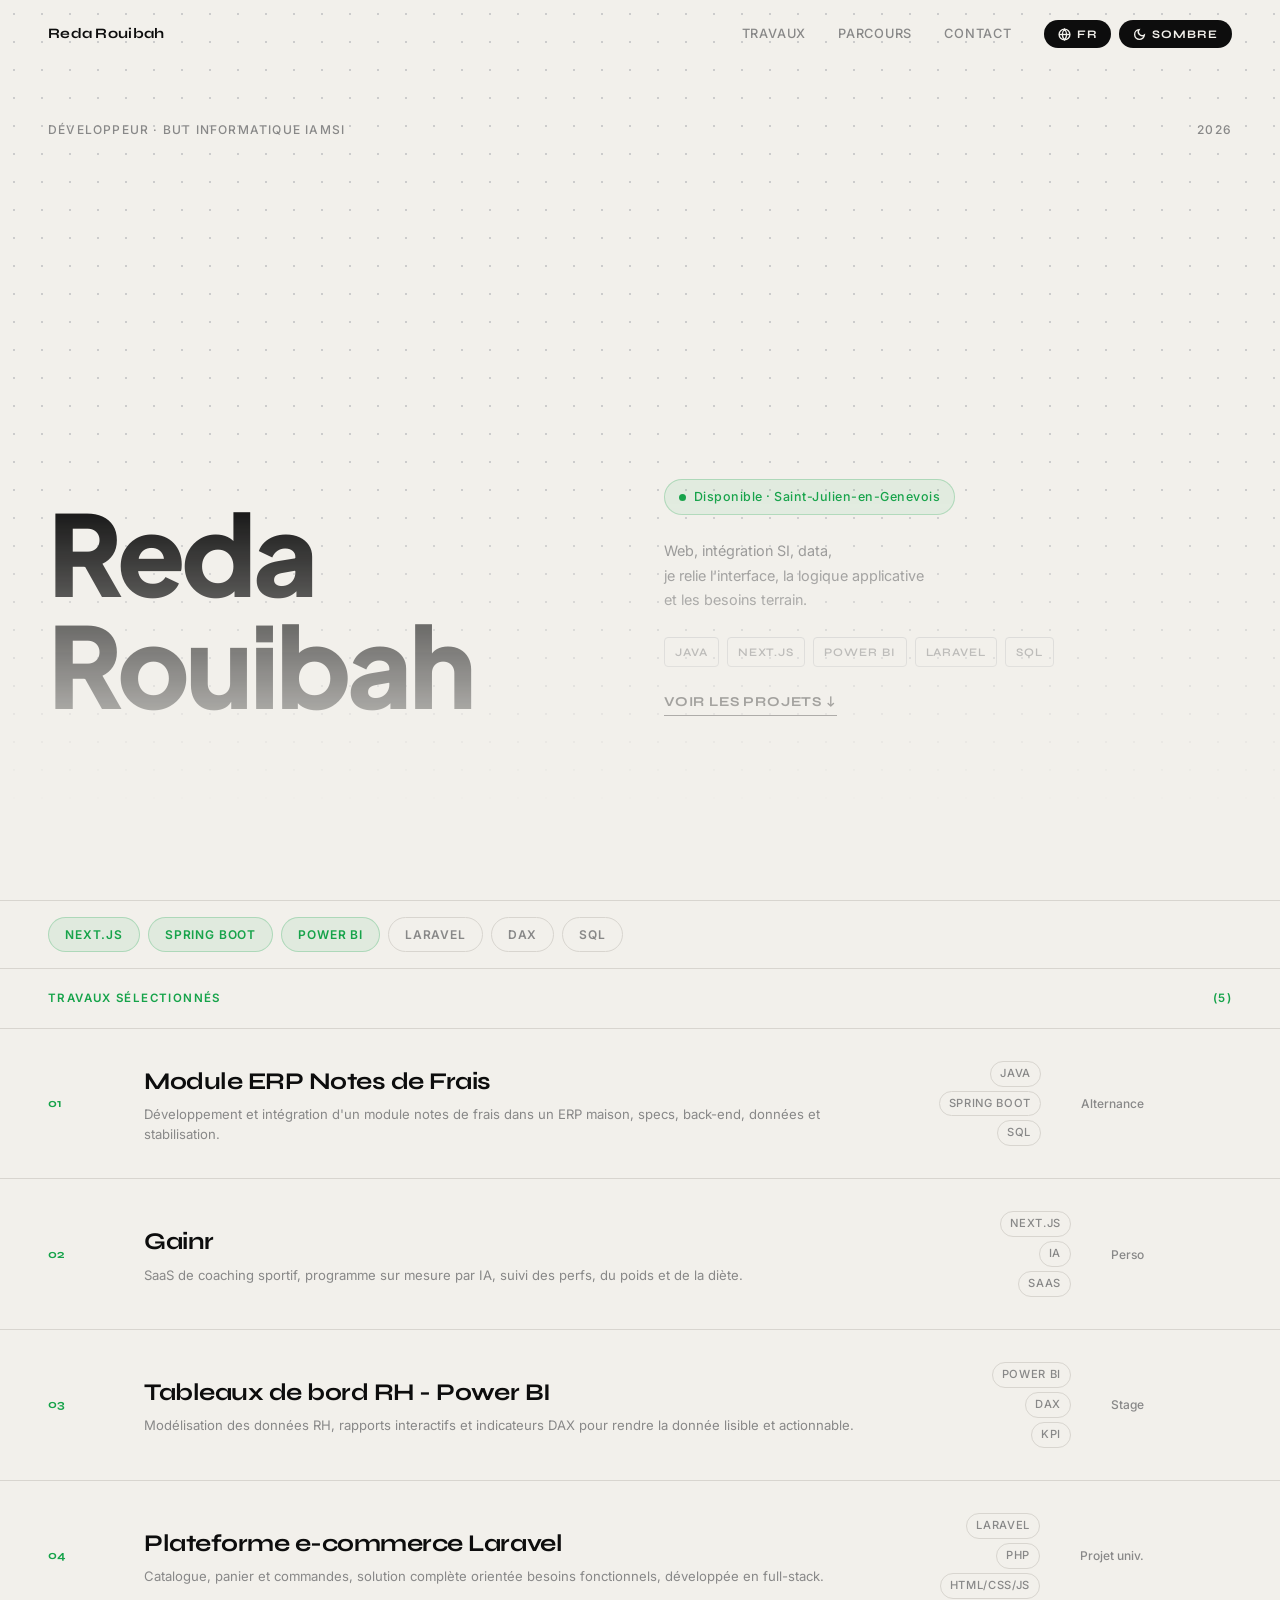
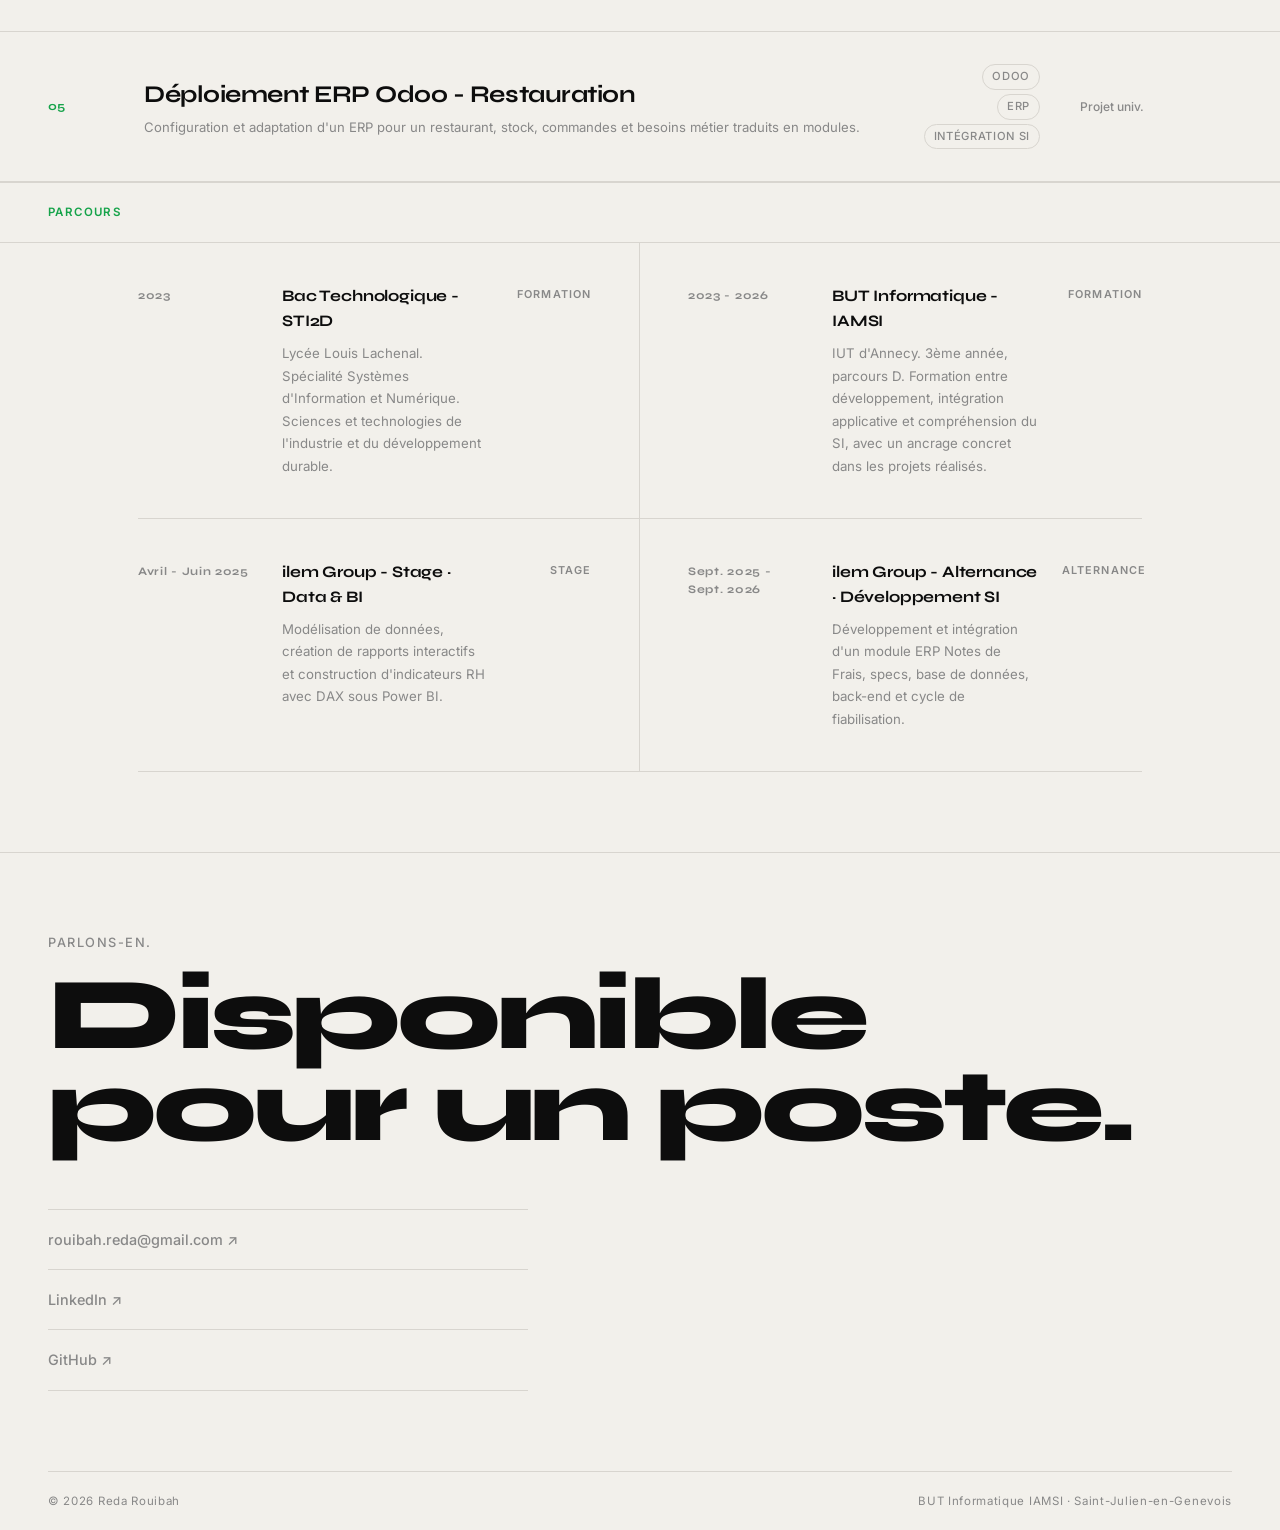
<file: index.html>
<!DOCTYPE html>
<html lang="fr" data-theme="light">
<head>
  <meta charset="UTF-8" />
  <meta name="viewport" content="width=device-width, initial-scale=1.0" />
  <title data-i18n="page-title">Reda Rouibah - Développeur</title>
  <link rel="icon" href="favicon.svg" type="image/svg+xml" />
  <link rel="icon" href="favicon.png" type="image/png" />
  <link rel="preconnect" href="https://fonts.googleapis.com" />
  <link href="https://fonts.googleapis.com/css2?family=Syne:wght@400;500;600;700;800&family=Inter:wght@300;400;500&family=Plus+Jakarta+Sans:wght@700;800&display=swap" rel="stylesheet" />
  <link rel="stylesheet" href="style.css" />
</head>
<body>

  <!-- NAV -->
  <header id="header">
    <a class="logo" href="#top">Reda Rouibah</a>
    <nav>
      <a href="#travaux" data-i18n="nav-travaux">Travaux</a>
      <a href="#parcours" data-i18n="nav-parcours">Parcours</a>
      <a href="#contact" data-i18n="nav-contact">Contact</a>
    </nav>
    <button id="langBtn" aria-label="Langue"></button>
    <button id="themeBtn" aria-label="Thème"></button>
  </header>

  <!-- HERO -->
  <section id="top">
    <div class="hero-top">
      <span class="hero-tag" data-i18n="hero-tag-role">Développeur · BUT Informatique IAMSI</span>
      <span class="hero-tag">2026</span>
    </div>
    <div class="hero-split">
      <div class="hero-left">
        <h1 class="hero-name">
          <span>Reda</span>
          <span>Rouibah</span>
        </h1>
      </div>
      <div class="hero-right">
        <span class="hero-badge"><span class="dot"></span><span data-i18n="hero-badge-text">Disponible · Saint-Julien-en-Genevois</span></span>
        <p class="hero-desc" data-i18n="hero-desc">
          Web, intégration SI, data,<br/>
          je relie l'interface, la logique applicative<br/>et les besoins terrain.
        </p>
        <div class="hero-stack">
          <span>Java</span>
          <span>Next.js</span>
          <span>Power BI</span>
          <span>Laravel</span>
          <span>SQL</span>
        </div>
        <a href="#travaux" class="hero-cta" data-i18n="hero-cta">Voir les projets ↓</a>
      </div>
    </div>
  </section>

  <!-- CHIPS -->
  <div class="chips-wrap">
    <div class="chips-list">
      <span class="chip chip-primary">Next.js</span>
      <span class="chip chip-primary">Spring Boot</span>
      <span class="chip chip-primary">Power BI</span>
      <span class="chip chip-secondary">Laravel</span>
      <span class="chip chip-secondary">DAX</span>
      <span class="chip chip-secondary">SQL</span>
    </div>
  </div>

  <!-- TRAVAUX -->
  <section id="travaux">
    <div class="section-head">
      <span class="label" data-i18n="section-travaux">Travaux sélectionnés</span>
      <span class="label">(5)</span>
    </div>

    <a href="projet-notesdefrais.html" class="work-row">
      <div class="wr-num">01</div>
      <div class="wr-info">
        <h2 data-i18n="work-01-title">Module ERP Notes de Frais</h2>
        <p data-i18n="work-01-desc">Développement et intégration d'un module notes de frais dans un ERP maison, specs, back-end, données et stabilisation.</p>
      </div>
      <div class="wr-tags">
        <span>Java</span>
        <span>Spring Boot</span>
        <span>SQL</span>
      </div>
      <div class="wr-year" data-i18n="work-01-year">Alternance</div>
      <div class="wr-arrow">↗</div>
    </a>

    <a href="projet-gainr.html" class="work-row">
      <div class="wr-num">02</div>
      <div class="wr-info">
        <h2>Gainr</h2>
        <p data-i18n="work-02-desc">SaaS de coaching sportif, programme sur mesure par IA, suivi des perfs, du poids et de la diète.</p>
      </div>
      <div class="wr-tags">
        <span>Next.js</span>
        <span>IA</span>
        <span>SaaS</span>
      </div>
      <div class="wr-year" data-i18n="work-02-year">Perso</div>
      <div class="wr-arrow">↗</div>
    </a>

    <a href="projet-powerbi.html" class="work-row">
      <div class="wr-num">03</div>
      <div class="wr-info">
        <h2 data-i18n="work-03-title">Tableaux de bord RH - Power BI</h2>
        <p data-i18n="work-03-desc">Modélisation des données RH, rapports interactifs et indicateurs DAX pour rendre la donnée lisible et actionnable.</p>
      </div>
      <div class="wr-tags">
        <span>Power BI</span>
        <span>DAX</span>
        <span>KPI</span>
      </div>
      <div class="wr-year" data-i18n="work-03-year">Stage</div>
      <div class="wr-arrow">↗</div>
    </a>

    <a href="projet-ecommerce.html" class="work-row">
      <div class="wr-num">04</div>
      <div class="wr-info">
        <h2 data-i18n="work-04-title">Plateforme e-commerce Laravel</h2>
        <p data-i18n="work-04-desc">Catalogue, panier et commandes, solution complète orientée besoins fonctionnels, développée en full-stack.</p>
      </div>
      <div class="wr-tags">
        <span>Laravel</span>
        <span>PHP</span>
        <span>HTML/CSS/JS</span>
      </div>
      <div class="wr-year" data-i18n="work-04-year">Projet univ.</div>
      <div class="wr-arrow">↗</div>
    </a>

    <a href="projet-odoo.html" class="work-row">
      <div class="wr-num">05</div>
      <div class="wr-info">
        <h2 data-i18n="work-05-title">Déploiement ERP Odoo - Restauration</h2>
        <p data-i18n="work-05-desc">Configuration et adaptation d'un ERP pour un restaurant, stock, commandes et besoins métier traduits en modules.</p>
      </div>
      <div class="wr-tags">
        <span>Odoo</span>
        <span>ERP</span>
        <span>Intégration SI</span>
      </div>
      <div class="wr-year" data-i18n="work-05-year">Projet univ.</div>
      <div class="wr-arrow">↗</div>
    </a>

  </section>

  <!-- PARCOURS -->
  <section id="parcours">
    <div class="section-head">
      <span class="label" data-i18n="section-parcours">Parcours</span>
    </div>
    <div class="parcours-grid">

      <div class="p-item reveal">
        <span class="p-date">2023</span>
        <div class="p-body">
          <h3 data-i18n="parcours-01-title">Bac Technologique - STI2D</h3>
          <p data-i18n="parcours-01-desc">Lycée Louis Lachenal. Spécialité Systèmes d'Information et Numérique. Sciences et technologies de l'industrie et du développement durable.</p>
        </div>
        <span class="p-type" data-i18n="parcours-01-type">Formation</span>
      </div>

      <div class="p-item reveal">
        <span class="p-date">2023 - 2026</span>
        <div class="p-body">
          <h3 data-i18n="parcours-02-title">BUT Informatique - IAMSI</h3>
          <p data-i18n="parcours-02-desc">IUT d'Annecy. 3ème année, parcours D. Formation entre développement, intégration applicative et compréhension du SI, avec un ancrage concret dans les projets réalisés.</p>
        </div>
        <span class="p-type" data-i18n="parcours-02-type">Formation</span>
      </div>

      <div class="p-item reveal">
        <span class="p-date">Avril - Juin 2025</span>
        <div class="p-body">
          <h3 data-i18n="parcours-03-title">ilem Group - Stage · Data & BI</h3>
          <p data-i18n="parcours-03-desc">Modélisation de données, création de rapports interactifs et construction d'indicateurs RH avec DAX sous Power BI.</p>
        </div>
        <span class="p-type" data-i18n="parcours-03-type">Stage</span>
      </div>

      <div class="p-item reveal">
        <span class="p-date">Sept. 2025 - Sept. 2026</span>
        <div class="p-body">
          <h3 data-i18n="parcours-04-title">ilem Group - Alternance · Développement SI</h3>
          <p data-i18n="parcours-04-desc">Développement et intégration d'un module ERP Notes de Frais, specs, base de données, back-end et cycle de fiabilisation.</p>
        </div>
        <span class="p-type" data-i18n="parcours-04-type">Alternance</span>
      </div>

    </div>
  </section>

  <!-- CONTACT -->
  <section id="contact">
    <div class="contact-inner reveal">
      <p class="contact-pre" data-i18n="contact-pre">Parlons-en.</p>
      <h2 class="contact-big" data-i18n="contact-big">Disponible<br/>pour un poste.</h2>
      <div class="contact-links">
        <a href="mailto:rouibah.reda@gmail.com">rouibah.reda@gmail.com ↗</a>
        <a href="https://www.linkedin.com/in/r%C3%A9da-rouibah-537b8b2a1/" target="_blank" rel="noopener">LinkedIn ↗</a>
        <a href="https://github.com/bazylik" target="_blank" rel="noopener">GitHub ↗</a>
      </div>
    </div>
    <footer>
      <span>© 2026 Reda Rouibah</span>
      <span data-i18n="footer-sub">BUT Informatique IAMSI · Saint-Julien-en-Genevois</span>
    </footer>
  </section>

  <script src="script.js"></script>
</body>
</html>
</file>
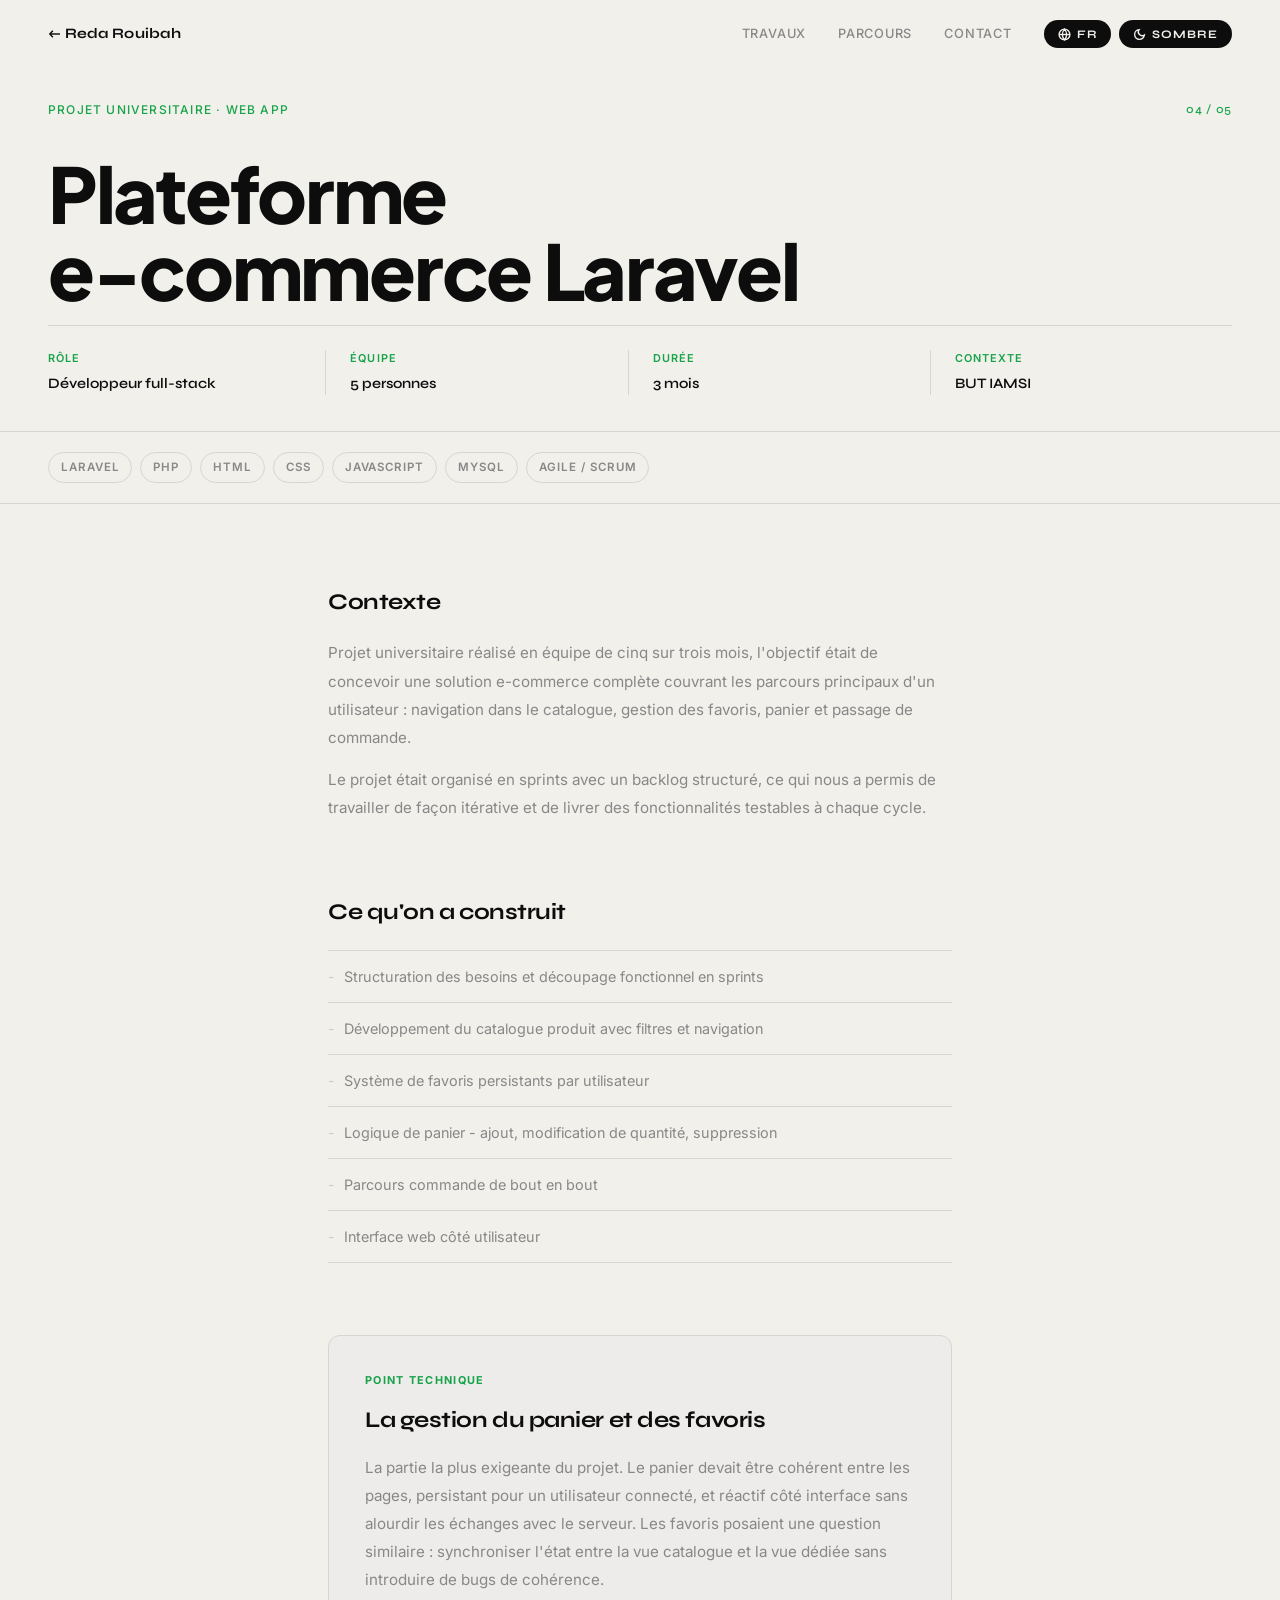
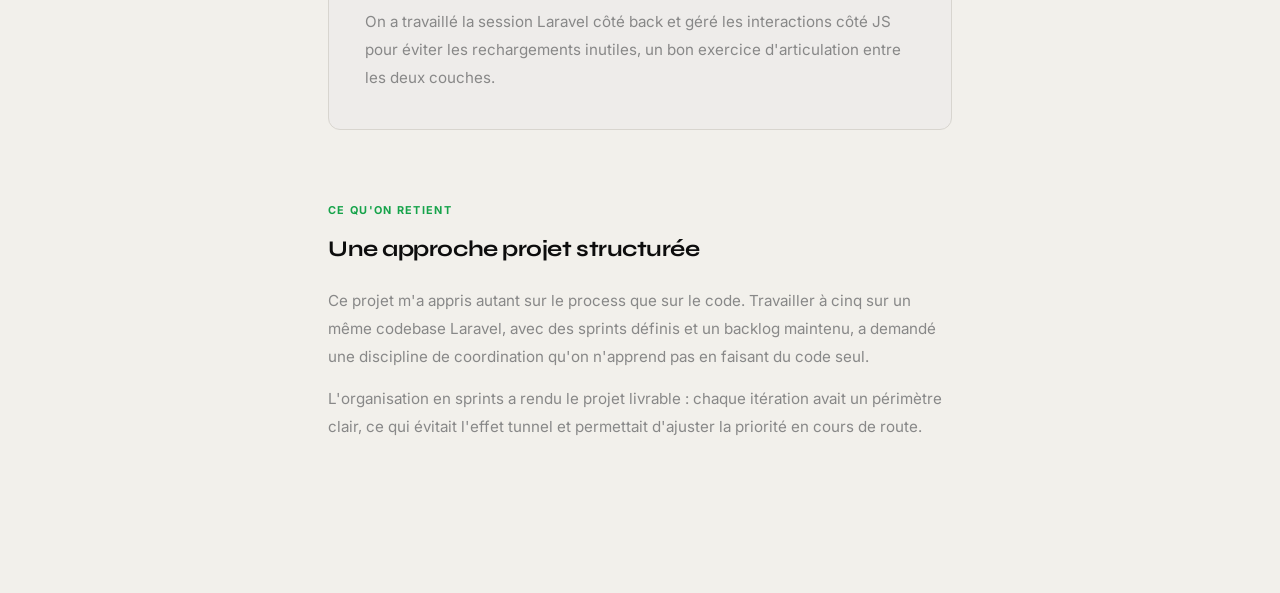
<file: projet-ecommerce.html>
<!DOCTYPE html>
<html lang="fr" data-theme="light">
<head>
  <meta charset="UTF-8" />
  <meta name="viewport" content="width=device-width, initial-scale=1.0" />
  <title data-i18n="ecom-page-title">Plateforme e-commerce Laravel - Reda Rouibah</title>
  <link rel="icon" href="favicon.svg" type="image/svg+xml" />
  <link rel="icon" href="favicon.png" type="image/png" />
  <link rel="preconnect" href="https://fonts.googleapis.com" />
  <link href="https://fonts.googleapis.com/css2?family=Syne:wght@400;500;600;700;800&family=Inter:wght@300;400;500&family=Plus+Jakarta+Sans:wght@700;800&display=swap" rel="stylesheet" />
  <link rel="stylesheet" href="style.css" />
  <link rel="stylesheet" href="projet.css" />
</head>
<body>

  <header id="header">
    <a class="logo" href="index.html">← Reda Rouibah</a>
    <nav>
      <a href="index.html#travaux" data-i18n="nav-travaux">Travaux</a>
      <a href="index.html#parcours" data-i18n="nav-parcours">Parcours</a>
      <a href="index.html#contact" data-i18n="nav-contact">Contact</a>
    </nav>
    <button id="langBtn" aria-label="Langue"></button>
    <button id="themeBtn" aria-label="Thème"></button>
  </header>

  <main>

    <!-- HERO PROJET -->
    <section class="proj-hero">
      <div class="proj-hero-top">
        <span class="proj-kicker" data-i18n="ecom-kicker">Projet universitaire · Web app</span>
        <span class="proj-index">04 / 05</span>
      </div>
      <h1 class="proj-title"><span>Plateforme</span><span>e-commerce Laravel</span></h1>
      <div class="proj-meta-strip">
        <div class="proj-meta-item">
          <span class="pm-label" data-i18n="pm-role">Rôle</span>
          <span class="pm-value" data-i18n="ecom-meta-role">Développeur full-stack</span>
        </div>
        <div class="proj-meta-item">
          <span class="pm-label" data-i18n="pm-equipe">Équipe</span>
          <span class="pm-value" data-i18n="ecom-meta-equipe">5 personnes</span>
        </div>
        <div class="proj-meta-item">
          <span class="pm-label" data-i18n="pm-duree">Durée</span>
          <span class="pm-value" data-i18n="ecom-meta-duree">3 mois</span>
        </div>
        <div class="proj-meta-item">
          <span class="pm-label" data-i18n="pm-contexte">Contexte</span>
          <span class="pm-value">BUT IAMSI</span>
        </div>
      </div>
    </section>

    <!-- STACK -->
    <div class="proj-stack-bar">
      <span>Laravel</span>
      <span>PHP</span>
      <span>HTML</span>
      <span>CSS</span>
      <span>JavaScript</span>
      <span>MySQL</span>
      <span>Agile / Scrum</span>
    </div>

    <!-- CORPS -->
    <div class="proj-body">

      <section class="proj-section reveal">
        <h2 data-i18n="ecom-s1-h">Contexte</h2>
        <p data-i18n="ecom-s1-p1">
          Projet universitaire réalisé en équipe de cinq sur trois mois, l'objectif était de concevoir
          une solution e-commerce complète couvrant les parcours principaux d'un utilisateur :
          navigation dans le catalogue, gestion des favoris, panier et passage de commande.
        </p>
        <p data-i18n="ecom-s1-p2">
          Le projet était organisé en sprints avec un backlog structuré, ce qui nous a permis
          de travailler de façon itérative et de livrer des fonctionnalités testables à chaque cycle.
        </p>
      </section>

      <section class="proj-section reveal">
        <h2 data-i18n="ecom-s2-h">Ce qu'on a construit</h2>
        <ul class="proj-list">
          <li data-i18n="ecom-s2-li1">Structuration des besoins et découpage fonctionnel en sprints</li>
          <li data-i18n="ecom-s2-li2">Développement du catalogue produit avec filtres et navigation</li>
          <li data-i18n="ecom-s2-li3">Système de favoris persistants par utilisateur</li>
          <li data-i18n="ecom-s2-li4">Logique de panier - ajout, modification de quantité, suppression</li>
          <li data-i18n="ecom-s2-li5">Parcours commande de bout en bout</li>
          <li data-i18n="ecom-s2-li6">Interface web côté utilisateur</li>
        </ul>
      </section>

      <section class="proj-section proj-highlight reveal">
        <span class="highlight-label" data-i18n="ecom-hl-label">Point technique</span>
        <h2 data-i18n="ecom-s3-h">La gestion du panier et des favoris</h2>
        <p data-i18n="ecom-s3-p1">
          La partie la plus exigeante du projet. Le panier devait être cohérent entre les pages,
          persistant pour un utilisateur connecté, et réactif côté interface sans alourdir
          les échanges avec le serveur. Les favoris posaient une question similaire : synchroniser
          l'état entre la vue catalogue et la vue dédiée sans introduire de bugs de cohérence.
        </p>
        <p data-i18n="ecom-s3-p2">
          On a travaillé la session Laravel côté back et géré les interactions côté JS pour
          éviter les rechargements inutiles, un bon exercice d'articulation entre les deux couches.
        </p>
      </section>

      <section class="proj-section reveal">
        <span class="highlight-label" data-i18n="ecom-s4-label">Ce qu'on retient</span>
        <h2 data-i18n="ecom-s4-h">Une approche projet structurée</h2>
        <p data-i18n="ecom-s4-p1">
          Ce projet m'a appris autant sur le process que sur le code. Travailler à cinq
          sur un même codebase Laravel, avec des sprints définis et un backlog maintenu,
          a demandé une discipline de coordination qu'on n'apprend pas en faisant du code seul.
        </p>
        <p data-i18n="ecom-s4-p2">
          L'organisation en sprints a rendu le projet livrable : chaque itération avait
          un périmètre clair, ce qui évitait l'effet tunnel et permettait d'ajuster la priorité
          en cours de route.
        </p>
      </section>

    </div>

    <!-- NAVIGATION -->
    <nav class="proj-nav">
      <a href="projet-powerbi.html" class="proj-nav-back" data-i18n="ecom-nav-back">← Tableaux de bord RH</a>
      <a href="projet-odoo.html" class="proj-nav-next">
        <span class="pn-label" data-i18n="ecom-pn-label">Projet suivant</span>
        <span class="pn-title" data-i18n="ecom-pn-title">Déploiement ERP Odoo →</span>
      </a>
    </nav>

  </main>

  <script src="script.js"></script>
</body>
</html>
</file>
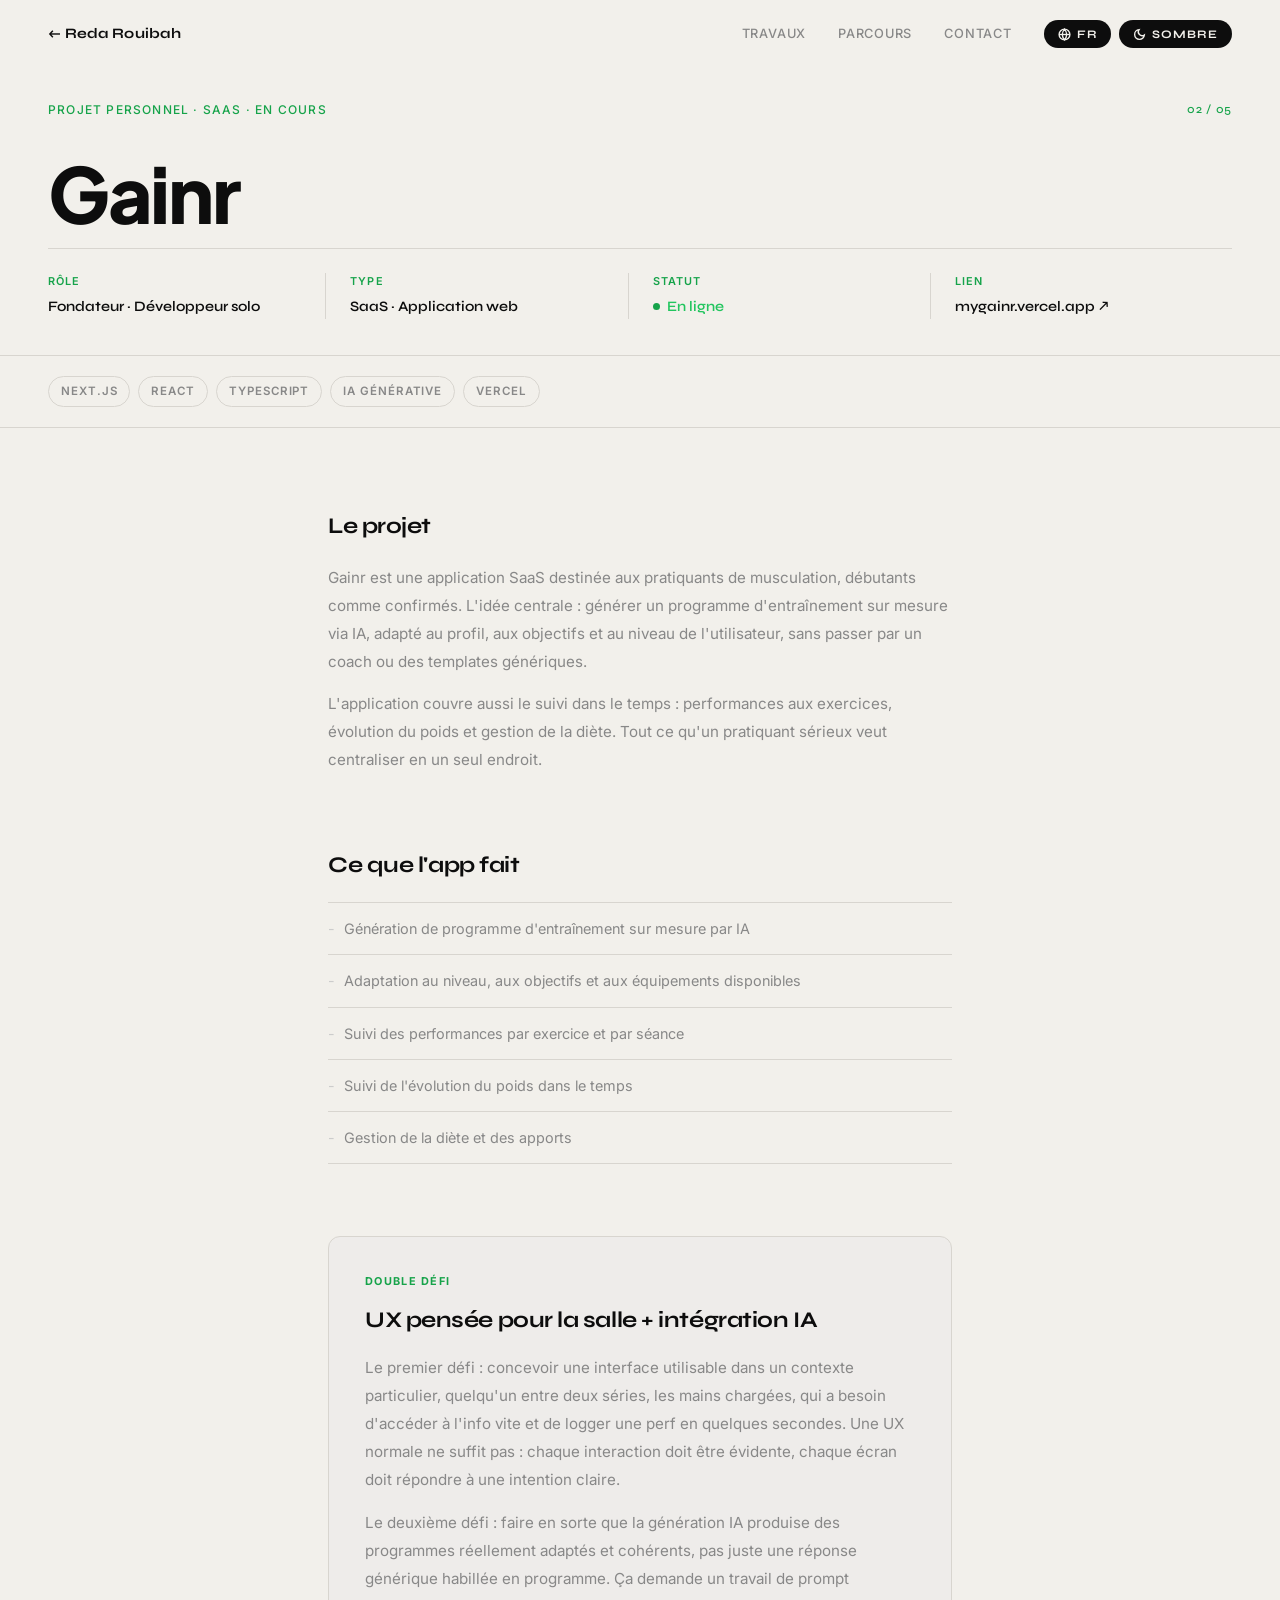
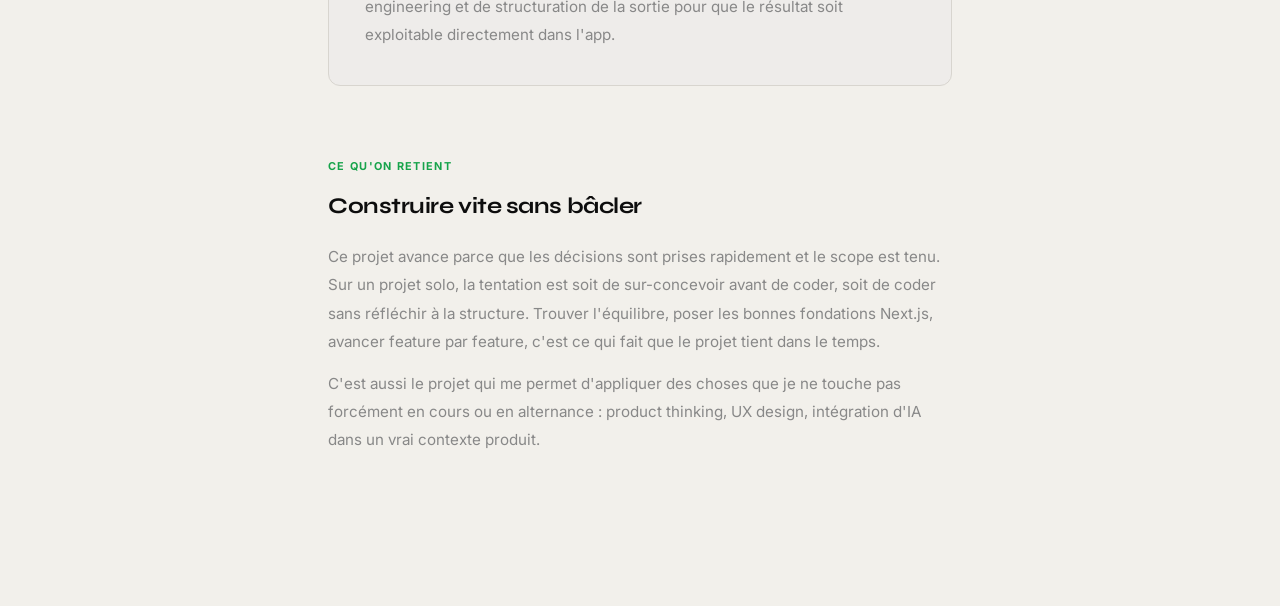
<file: projet-gainr.html>
<!DOCTYPE html>
<html lang="fr" data-theme="light">
<head>
  <meta charset="UTF-8" />
  <meta name="viewport" content="width=device-width, initial-scale=1.0" />
  <title data-i18n="gainr-page-title">Gainr - Reda Rouibah</title>
  <link rel="icon" href="favicon.svg" type="image/svg+xml" />
  <link rel="icon" href="favicon.png" type="image/png" />
  <link rel="preconnect" href="https://fonts.googleapis.com" />
  <link href="https://fonts.googleapis.com/css2?family=Syne:wght@400;500;600;700;800&family=Inter:wght@300;400;500&family=Plus+Jakarta+Sans:wght@700;800&display=swap" rel="stylesheet" />
  <link rel="stylesheet" href="style.css" />
  <link rel="stylesheet" href="projet.css" />
</head>
<body>

  <header id="header">
    <a class="logo" href="index.html">← Reda Rouibah</a>
    <nav>
      <a href="index.html#travaux" data-i18n="nav-travaux">Travaux</a>
      <a href="index.html#parcours" data-i18n="nav-parcours">Parcours</a>
      <a href="index.html#contact" data-i18n="nav-contact">Contact</a>
    </nav>
    <button id="langBtn" aria-label="Langue"></button>
    <button id="themeBtn" aria-label="Thème"></button>
  </header>

  <main>

    <section class="proj-hero">
      <div class="proj-hero-top">
        <span class="proj-kicker" data-i18n="gainr-kicker">Projet personnel · SaaS · En cours</span>
        <span class="proj-index">02 / 05</span>
      </div>
      <h1 class="proj-title"><span>Gainr</span></h1>
      <div class="proj-meta-strip">
        <div class="proj-meta-item">
          <span class="pm-label" data-i18n="pm-role">Rôle</span>
          <span class="pm-value" data-i18n="gainr-meta-role">Fondateur · Développeur solo</span>
        </div>
        <div class="proj-meta-item">
          <span class="pm-label" data-i18n="pm-type">Type</span>
          <span class="pm-value" data-i18n="gainr-meta-type">SaaS · Application web</span>
        </div>
        <div class="proj-meta-item">
          <span class="pm-label" data-i18n="pm-statut">Statut</span>
          <span class="pm-value pm-live"><span class="dot"></span><span data-i18n="gainr-meta-statut">En ligne</span></span>
        </div>
        <div class="proj-meta-item">
          <span class="pm-label" data-i18n="pm-lien">Lien</span>
          <a class="pm-value pm-link" href="https://mygainr.vercel.app" target="_blank" rel="noopener">mygainr.vercel.app ↗</a>
        </div>
      </div>
    </section>

    <div class="proj-stack-bar">
      <span>Next.js</span>
      <span>React</span>
      <span>TypeScript</span>
      <span>IA générative</span>
      <span>Vercel</span>
    </div>

    <div class="proj-body">

      <section class="proj-section reveal">
        <h2 data-i18n="gainr-s1-h">Le projet</h2>
        <p data-i18n="gainr-s1-p1">
          Gainr est une application SaaS destinée aux pratiquants de musculation,
          débutants comme confirmés. L'idée centrale : générer un programme d'entraînement
          sur mesure via IA, adapté au profil, aux objectifs et au niveau de l'utilisateur,
          sans passer par un coach ou des templates génériques.
        </p>
        <p data-i18n="gainr-s1-p2">
          L'application couvre aussi le suivi dans le temps : performances aux exercices,
          évolution du poids et gestion de la diète. Tout ce qu'un pratiquant sérieux
          veut centraliser en un seul endroit.
        </p>
      </section>

      <section class="proj-section reveal">
        <h2 data-i18n="gainr-s2-h">Ce que l'app fait</h2>
        <ul class="proj-list">
          <li data-i18n="gainr-s2-li1">Génération de programme d'entraînement sur mesure par IA</li>
          <li data-i18n="gainr-s2-li2">Adaptation au niveau, aux objectifs et aux équipements disponibles</li>
          <li data-i18n="gainr-s2-li3">Suivi des performances par exercice et par séance</li>
          <li data-i18n="gainr-s2-li4">Suivi de l'évolution du poids dans le temps</li>
          <li data-i18n="gainr-s2-li5">Gestion de la diète et des apports</li>
        </ul>
      </section>

      <section class="proj-section proj-highlight reveal">
        <span class="highlight-label" data-i18n="gainr-hl-label">Double défi</span>
        <h2 data-i18n="gainr-s3-h">UX pensée pour la salle + intégration IA</h2>
        <p data-i18n="gainr-s3-p1">
          Le premier défi : concevoir une interface utilisable dans un contexte particulier,
          quelqu'un entre deux séries, les mains chargées, qui a besoin d'accéder
          à l'info vite et de logger une perf en quelques secondes.
          Une UX normale ne suffit pas : chaque interaction doit être évidente,
          chaque écran doit répondre à une intention claire.
        </p>
        <p data-i18n="gainr-s3-p2">
          Le deuxième défi : faire en sorte que la génération IA produise des programmes
          réellement adaptés et cohérents, pas juste une réponse générique habillée
          en programme. Ça demande un travail de prompt engineering et de structuration
          de la sortie pour que le résultat soit exploitable directement dans l'app.
        </p>
      </section>

      <section class="proj-section reveal">
        <span class="highlight-label" data-i18n="gainr-s4-label">Ce qu'on retient</span>
        <h2 data-i18n="gainr-s4-h">Construire vite sans bâcler</h2>
        <p data-i18n="gainr-s4-p1">
          Ce projet avance parce que les décisions sont prises rapidement et le scope
          est tenu. Sur un projet solo, la tentation est soit de sur-concevoir
          avant de coder, soit de coder sans réfléchir à la structure.
          Trouver l'équilibre, poser les bonnes fondations Next.js, avancer feature par feature,
          c'est ce qui fait que le projet tient dans le temps.
        </p>
        <p data-i18n="gainr-s4-p2">
          C'est aussi le projet qui me permet d'appliquer des choses que je ne touche pas
          forcément en cours ou en alternance : product thinking, UX design,
          intégration d'IA dans un vrai contexte produit.
        </p>
      </section>

    </div>

    <nav class="proj-nav">
      <a href="projet-notesdefrais.html" class="proj-nav-back" data-i18n="gainr-nav-back">← Module Notes de Frais</a>
      <a href="projet-powerbi.html" class="proj-nav-next">
        <span class="pn-label" data-i18n="gainr-pn-label">Projet suivant</span>
        <span class="pn-title" data-i18n="gainr-pn-title">Tableaux de bord RH →</span>
      </a>
    </nav>

  </main>

  <script src="script.js"></script>
</body>
</html>
</file>
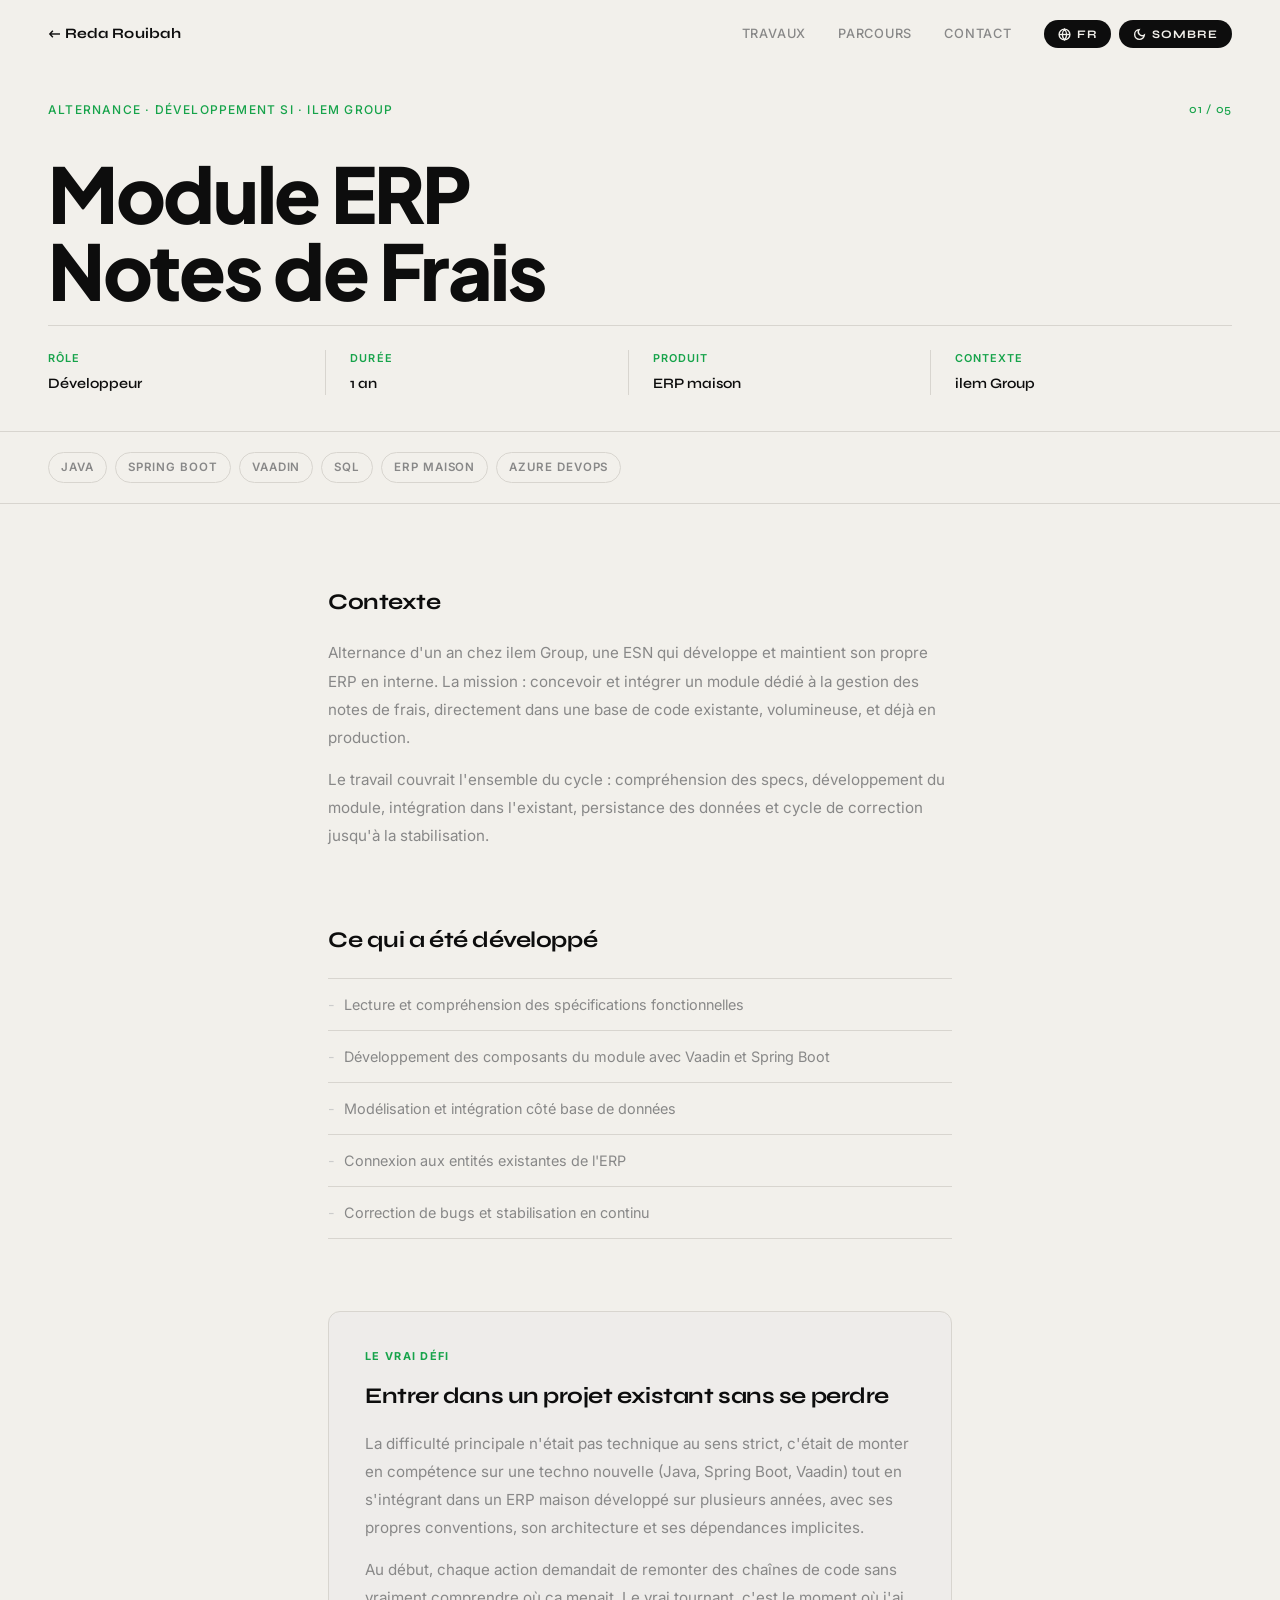
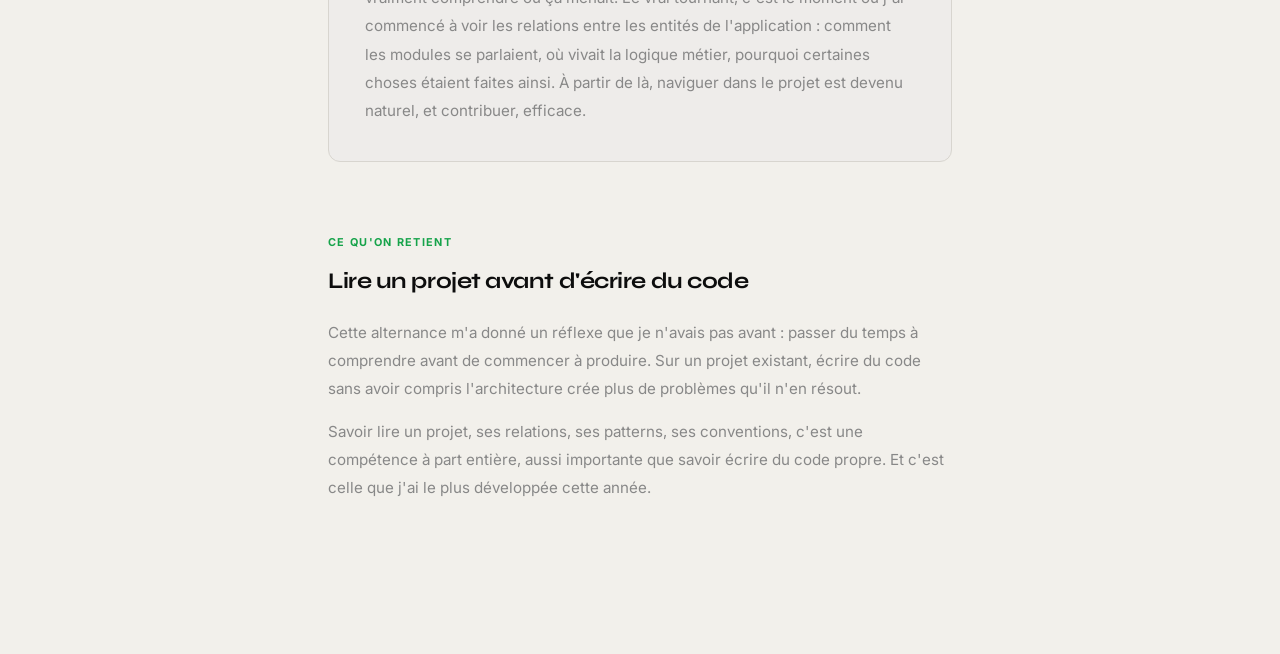
<file: projet-notesdefrais.html>
<!DOCTYPE html>
<html lang="fr" data-theme="light">
<head>
  <meta charset="UTF-8" />
  <meta name="viewport" content="width=device-width, initial-scale=1.0" />
  <title data-i18n="notes-page-title">Module ERP Notes de Frais - Reda Rouibah</title>
  <link rel="icon" href="favicon.svg" type="image/svg+xml" />
  <link rel="icon" href="favicon.png" type="image/png" />
  <link rel="preconnect" href="https://fonts.googleapis.com" />
  <link href="https://fonts.googleapis.com/css2?family=Syne:wght@400;500;600;700;800&family=Inter:wght@300;400;500&family=Plus+Jakarta+Sans:wght@700;800&display=swap" rel="stylesheet" />
  <link rel="stylesheet" href="style.css" />
  <link rel="stylesheet" href="projet.css" />
</head>
<body>

  <header id="header">
    <a class="logo" href="index.html">← Reda Rouibah</a>
    <nav>
      <a href="index.html#travaux" data-i18n="nav-travaux">Travaux</a>
      <a href="index.html#parcours" data-i18n="nav-parcours">Parcours</a>
      <a href="index.html#contact" data-i18n="nav-contact">Contact</a>
    </nav>
    <button id="langBtn" aria-label="Langue"></button>
    <button id="themeBtn" aria-label="Thème"></button>
  </header>

  <main>

    <section class="proj-hero">
      <div class="proj-hero-top">
        <span class="proj-kicker" data-i18n="notes-kicker">Alternance · Développement SI · ilem Group</span>
        <span class="proj-index">01 / 05</span>
      </div>
      <h1 class="proj-title"><span>Module ERP</span><span>Notes de Frais</span></h1>
      <div class="proj-meta-strip">
        <div class="proj-meta-item">
          <span class="pm-label" data-i18n="pm-role">Rôle</span>
          <span class="pm-value" data-i18n="notes-meta-role">Développeur</span>
        </div>
        <div class="proj-meta-item">
          <span class="pm-label" data-i18n="pm-duree">Durée</span>
          <span class="pm-value" data-i18n="notes-meta-duree">1 an</span>
        </div>
        <div class="proj-meta-item">
          <span class="pm-label" data-i18n="pm-produit">Produit</span>
          <span class="pm-value" data-i18n="notes-meta-produit">ERP maison</span>
        </div>
        <div class="proj-meta-item">
          <span class="pm-label" data-i18n="pm-contexte">Contexte</span>
          <span class="pm-value">ilem Group</span>
        </div>
      </div>
    </section>

    <div class="proj-stack-bar">
      <span>Java</span>
      <span>Spring Boot</span>
      <span>Vaadin</span>
      <span>SQL</span>
      <span>ERP maison</span>
      <span>Azure DevOps</span>
    </div>

    <div class="proj-body">

      <section class="proj-section reveal">
        <h2 data-i18n="notes-s1-h">Contexte</h2>
        <p data-i18n="notes-s1-p1">
          Alternance d'un an chez ilem Group, une ESN qui développe et maintient
          son propre ERP en interne. La mission : concevoir et intégrer un module
          dédié à la gestion des notes de frais, directement dans une base de code
          existante, volumineuse, et déjà en production.
        </p>
        <p data-i18n="notes-s1-p2">
          Le travail couvrait l'ensemble du cycle : compréhension des specs,
          développement du module, intégration dans l'existant, persistance des données
          et cycle de correction jusqu'à la stabilisation.
        </p>
      </section>

      <section class="proj-section reveal">
        <h2 data-i18n="notes-s2-h">Ce qui a été développé</h2>
        <ul class="proj-list">
          <li data-i18n="notes-s2-li1">Lecture et compréhension des spécifications fonctionnelles</li>
          <li data-i18n="notes-s2-li2">Développement des composants du module avec Vaadin et Spring Boot</li>
          <li data-i18n="notes-s2-li3">Modélisation et intégration côté base de données</li>
          <li data-i18n="notes-s2-li4">Connexion aux entités existantes de l'ERP</li>
          <li data-i18n="notes-s2-li5">Correction de bugs et stabilisation en continu</li>
        </ul>
      </section>

      <section class="proj-section proj-highlight reveal">
        <span class="highlight-label" data-i18n="notes-hl-label">Le vrai défi</span>
        <h2 data-i18n="notes-s3-h">Entrer dans un projet existant sans se perdre</h2>
        <p data-i18n="notes-s3-p1">
          La difficulté principale n'était pas technique au sens strict, c'était
          de monter en compétence sur une techno nouvelle (Java, Spring Boot, Vaadin)
          tout en s'intégrant dans un ERP maison développé sur plusieurs années,
          avec ses propres conventions, son architecture et ses dépendances implicites.
        </p>
        <p data-i18n="notes-s3-p2">
          Au début, chaque action demandait de remonter des chaînes de code sans
          vraiment comprendre où ça menait. Le vrai tournant, c'est le moment où
          j'ai commencé à voir les relations entre les entités de l'application :
          comment les modules se parlaient, où vivait la logique métier,
          pourquoi certaines choses étaient faites ainsi. À partir de là,
          naviguer dans le projet est devenu naturel, et contribuer, efficace.
        </p>
      </section>

      <section class="proj-section reveal">
        <span class="highlight-label" data-i18n="notes-s4-label">Ce qu'on retient</span>
        <h2 data-i18n="notes-s4-h">Lire un projet avant d'écrire du code</h2>
        <p data-i18n="notes-s4-p1">
          Cette alternance m'a donné un réflexe que je n'avais pas avant :
          passer du temps à comprendre avant de commencer à produire.
          Sur un projet existant, écrire du code sans avoir compris l'architecture
          crée plus de problèmes qu'il n'en résout.
        </p>
        <p data-i18n="notes-s4-p2">
          Savoir lire un projet, ses relations, ses patterns, ses conventions,
          c'est une compétence à part entière, aussi importante que savoir écrire
          du code propre. Et c'est celle que j'ai le plus développée cette année.
        </p>
      </section>

    </div>

    <nav class="proj-nav">
      <a href="index.html#travaux" class="proj-nav-back" data-i18n="notes-nav-back">← Tous les travaux</a>
      <a href="projet-gainr.html" class="proj-nav-next">
        <span class="pn-label" data-i18n="notes-pn-label">Projet suivant</span>
        <span class="pn-title" data-i18n="notes-pn-title">Gainr →</span>
      </a>
    </nav>

  </main>

  <script src="script.js"></script>
</body>
</html>
</file>
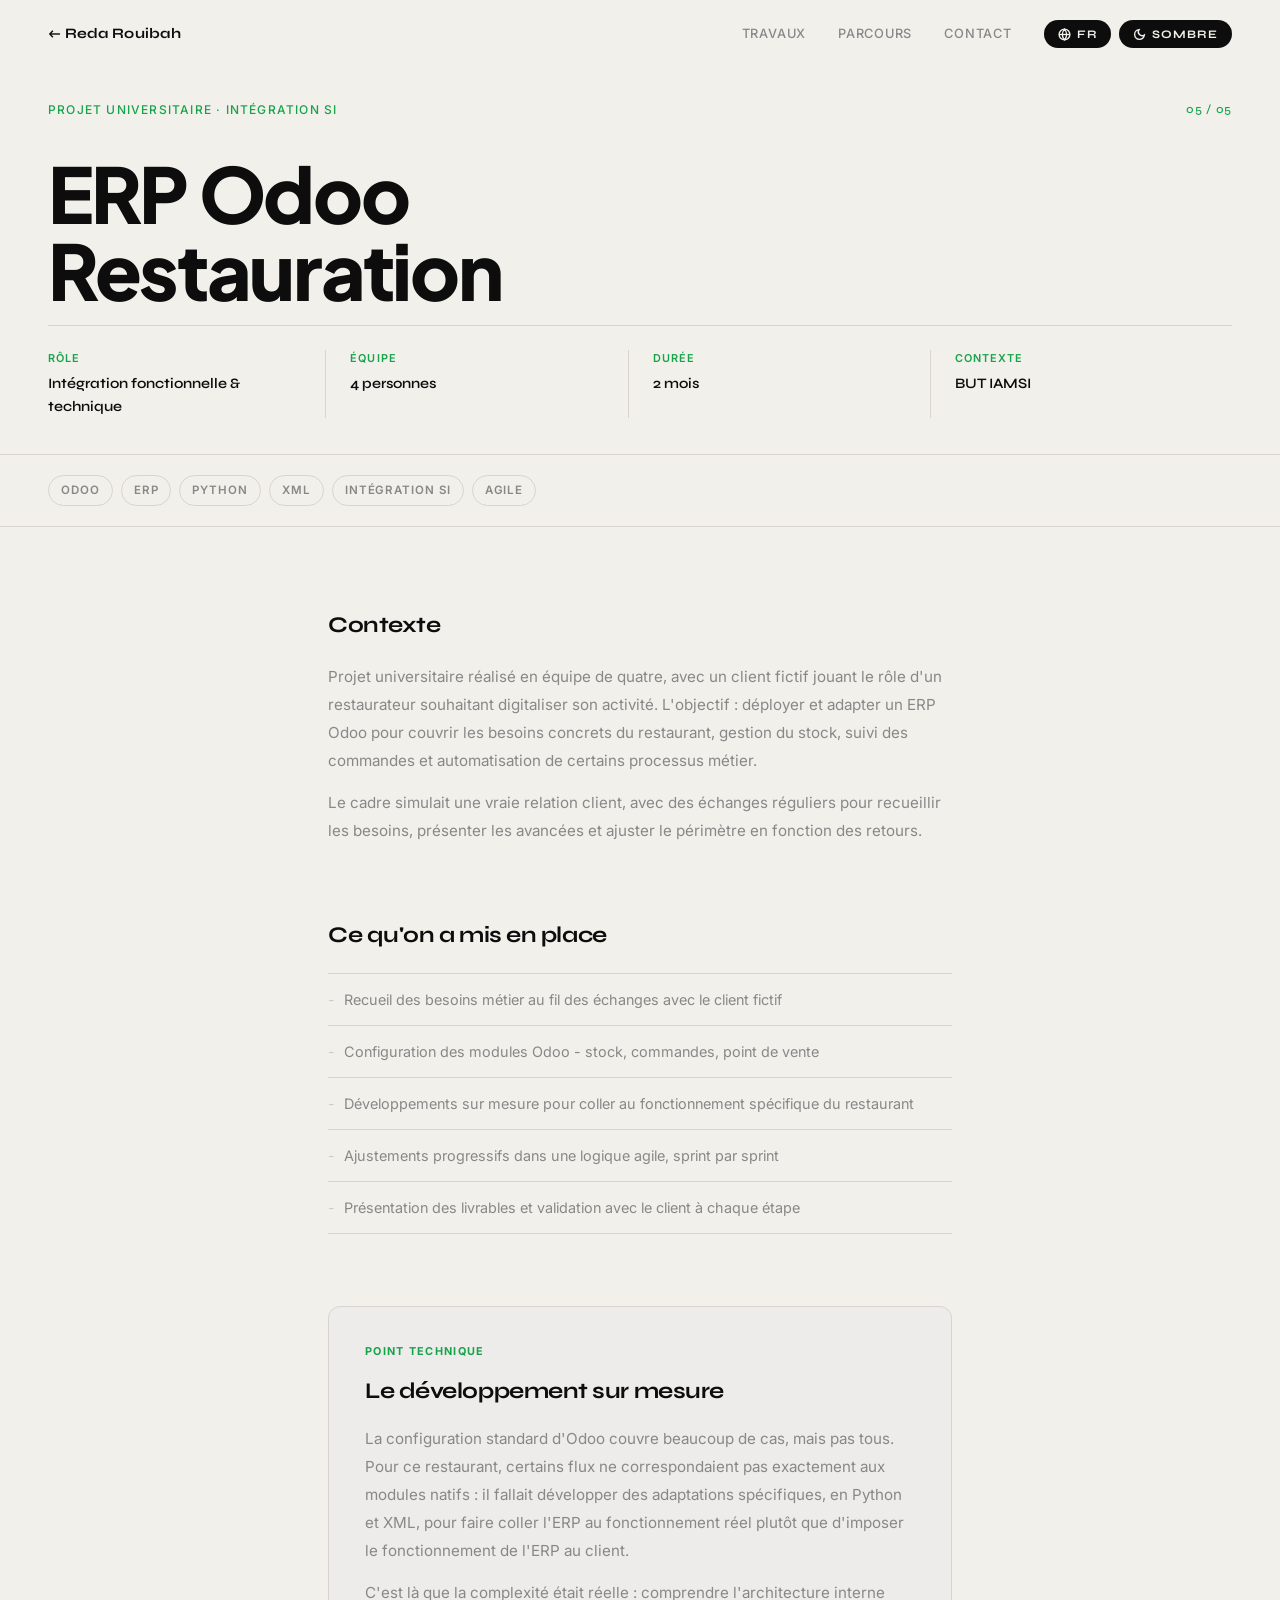
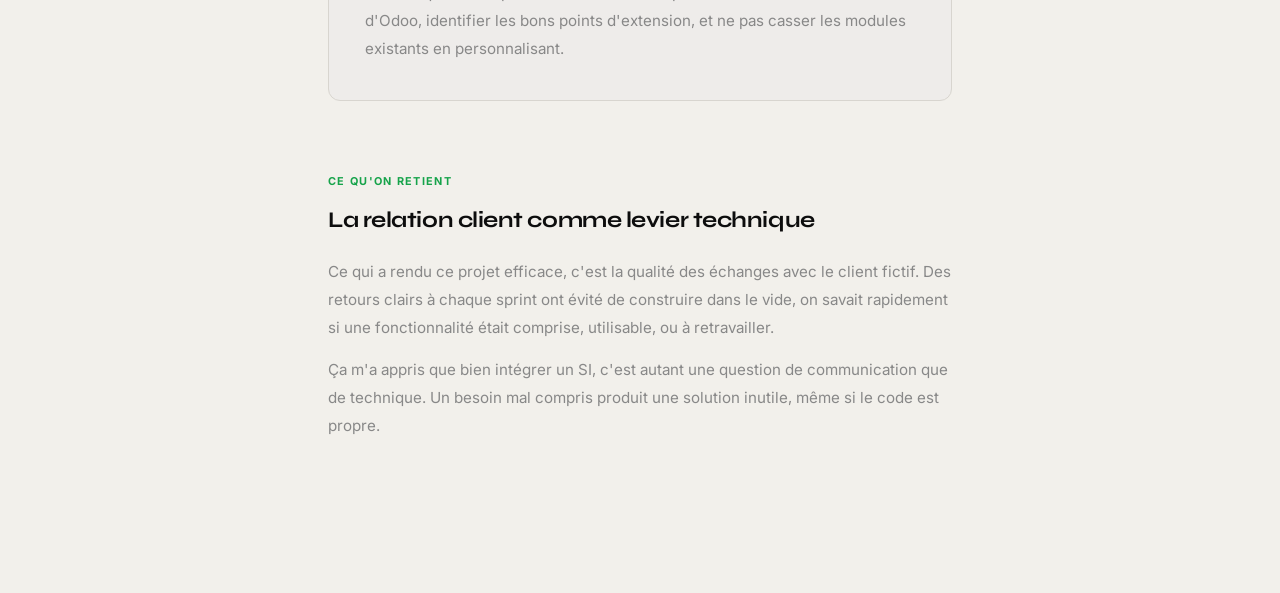
<file: projet-odoo.html>
<!DOCTYPE html>
<html lang="fr" data-theme="light">
<head>
  <meta charset="UTF-8" />
  <meta name="viewport" content="width=device-width, initial-scale=1.0" />
  <title data-i18n="odoo-page-title">Déploiement ERP Odoo - Reda Rouibah</title>
  <link rel="icon" href="favicon.svg" type="image/svg+xml" />
  <link rel="icon" href="favicon.png" type="image/png" />
  <link rel="preconnect" href="https://fonts.googleapis.com" />
  <link href="https://fonts.googleapis.com/css2?family=Syne:wght@400;500;600;700;800&family=Inter:wght@300;400;500&family=Plus+Jakarta+Sans:wght@700;800&display=swap" rel="stylesheet" />
  <link rel="stylesheet" href="style.css" />
  <link rel="stylesheet" href="projet.css" />
</head>
<body>

  <header id="header">
    <a class="logo" href="index.html">← Reda Rouibah</a>
    <nav>
      <a href="index.html#travaux" data-i18n="nav-travaux">Travaux</a>
      <a href="index.html#parcours" data-i18n="nav-parcours">Parcours</a>
      <a href="index.html#contact" data-i18n="nav-contact">Contact</a>
    </nav>
    <button id="langBtn" aria-label="Langue"></button>
    <button id="themeBtn" aria-label="Thème"></button>
  </header>

  <main>

    <section class="proj-hero">
      <div class="proj-hero-top">
        <span class="proj-kicker" data-i18n="odoo-kicker">Projet universitaire · Intégration SI</span>
        <span class="proj-index">05 / 05</span>
      </div>
      <h1 class="proj-title"><span>ERP Odoo</span><span>Restauration</span></h1>
      <div class="proj-meta-strip">
        <div class="proj-meta-item">
          <span class="pm-label" data-i18n="pm-role">Rôle</span>
          <span class="pm-value" data-i18n="odoo-meta-role">Intégration fonctionnelle & technique</span>
        </div>
        <div class="proj-meta-item">
          <span class="pm-label" data-i18n="pm-equipe">Équipe</span>
          <span class="pm-value" data-i18n="odoo-meta-equipe">4 personnes</span>
        </div>
        <div class="proj-meta-item">
          <span class="pm-label" data-i18n="pm-duree">Durée</span>
          <span class="pm-value" data-i18n="odoo-meta-duree">2 mois</span>
        </div>
        <div class="proj-meta-item">
          <span class="pm-label" data-i18n="pm-contexte">Contexte</span>
          <span class="pm-value">BUT IAMSI</span>
        </div>
      </div>
    </section>

    <div class="proj-stack-bar">
      <span>Odoo</span>
      <span>ERP</span>
      <span>Python</span>
      <span>XML</span>
      <span>Intégration SI</span>
      <span>Agile</span>
    </div>

    <div class="proj-body">

      <section class="proj-section reveal">
        <h2 data-i18n="odoo-s1-h">Contexte</h2>
        <p data-i18n="odoo-s1-p1">
          Projet universitaire réalisé en équipe de quatre, avec un client fictif jouant le rôle
          d'un restaurateur souhaitant digitaliser son activité. L'objectif : déployer et adapter
          un ERP Odoo pour couvrir les besoins concrets du restaurant, gestion du stock,
          suivi des commandes et automatisation de certains processus métier.
        </p>
        <p data-i18n="odoo-s1-p2">
          Le cadre simulait une vraie relation client, avec des échanges réguliers pour recueillir
          les besoins, présenter les avancées et ajuster le périmètre en fonction des retours.
        </p>
      </section>

      <section class="proj-section reveal">
        <h2 data-i18n="odoo-s2-h">Ce qu'on a mis en place</h2>
        <ul class="proj-list">
          <li data-i18n="odoo-s2-li1">Recueil des besoins métier au fil des échanges avec le client fictif</li>
          <li data-i18n="odoo-s2-li2">Configuration des modules Odoo - stock, commandes, point de vente</li>
          <li data-i18n="odoo-s2-li3">Développements sur mesure pour coller au fonctionnement spécifique du restaurant</li>
          <li data-i18n="odoo-s2-li4">Ajustements progressifs dans une logique agile, sprint par sprint</li>
          <li data-i18n="odoo-s2-li5">Présentation des livrables et validation avec le client à chaque étape</li>
        </ul>
      </section>

      <section class="proj-section proj-highlight reveal">
        <span class="highlight-label" data-i18n="odoo-hl-label">Point technique</span>
        <h2 data-i18n="odoo-s3-h">Le développement sur mesure</h2>
        <p data-i18n="odoo-s3-p1">
          La configuration standard d'Odoo couvre beaucoup de cas, mais pas tous.
          Pour ce restaurant, certains flux ne correspondaient pas exactement aux modules
          natifs : il fallait développer des adaptations spécifiques, en Python et XML,
          pour faire coller l'ERP au fonctionnement réel plutôt que d'imposer
          le fonctionnement de l'ERP au client.
        </p>
        <p data-i18n="odoo-s3-p2">
          C'est là que la complexité était réelle : comprendre l'architecture interne d'Odoo,
          identifier les bons points d'extension, et ne pas casser les modules existants
          en personnalisant.
        </p>
      </section>

      <section class="proj-section reveal">
        <span class="highlight-label" data-i18n="odoo-s4-label">Ce qu'on retient</span>
        <h2 data-i18n="odoo-s4-h">La relation client comme levier technique</h2>
        <p data-i18n="odoo-s4-p1">
          Ce qui a rendu ce projet efficace, c'est la qualité des échanges avec le client fictif.
          Des retours clairs à chaque sprint ont évité de construire dans le vide, on savait
          rapidement si une fonctionnalité était comprise, utilisable, ou à retravailler.
        </p>
        <p data-i18n="odoo-s4-p2">
          Ça m'a appris que bien intégrer un SI, c'est autant une question de communication
          que de technique. Un besoin mal compris produit une solution inutile,
          même si le code est propre.
        </p>
      </section>

    </div>

    <nav class="proj-nav">
      <a href="projet-ecommerce.html" class="proj-nav-back" data-i18n="odoo-nav-back">← Plateforme e-commerce</a>
      <a href="index.html#travaux" class="proj-nav-next">
        <span class="pn-label" data-i18n="odoo-pn-label">Retour</span>
        <span class="pn-title" data-i18n="odoo-pn-title">Tous les travaux →</span>
      </a>
    </nav>

  </main>

  <script src="script.js"></script>
</body>
</html>
</file>
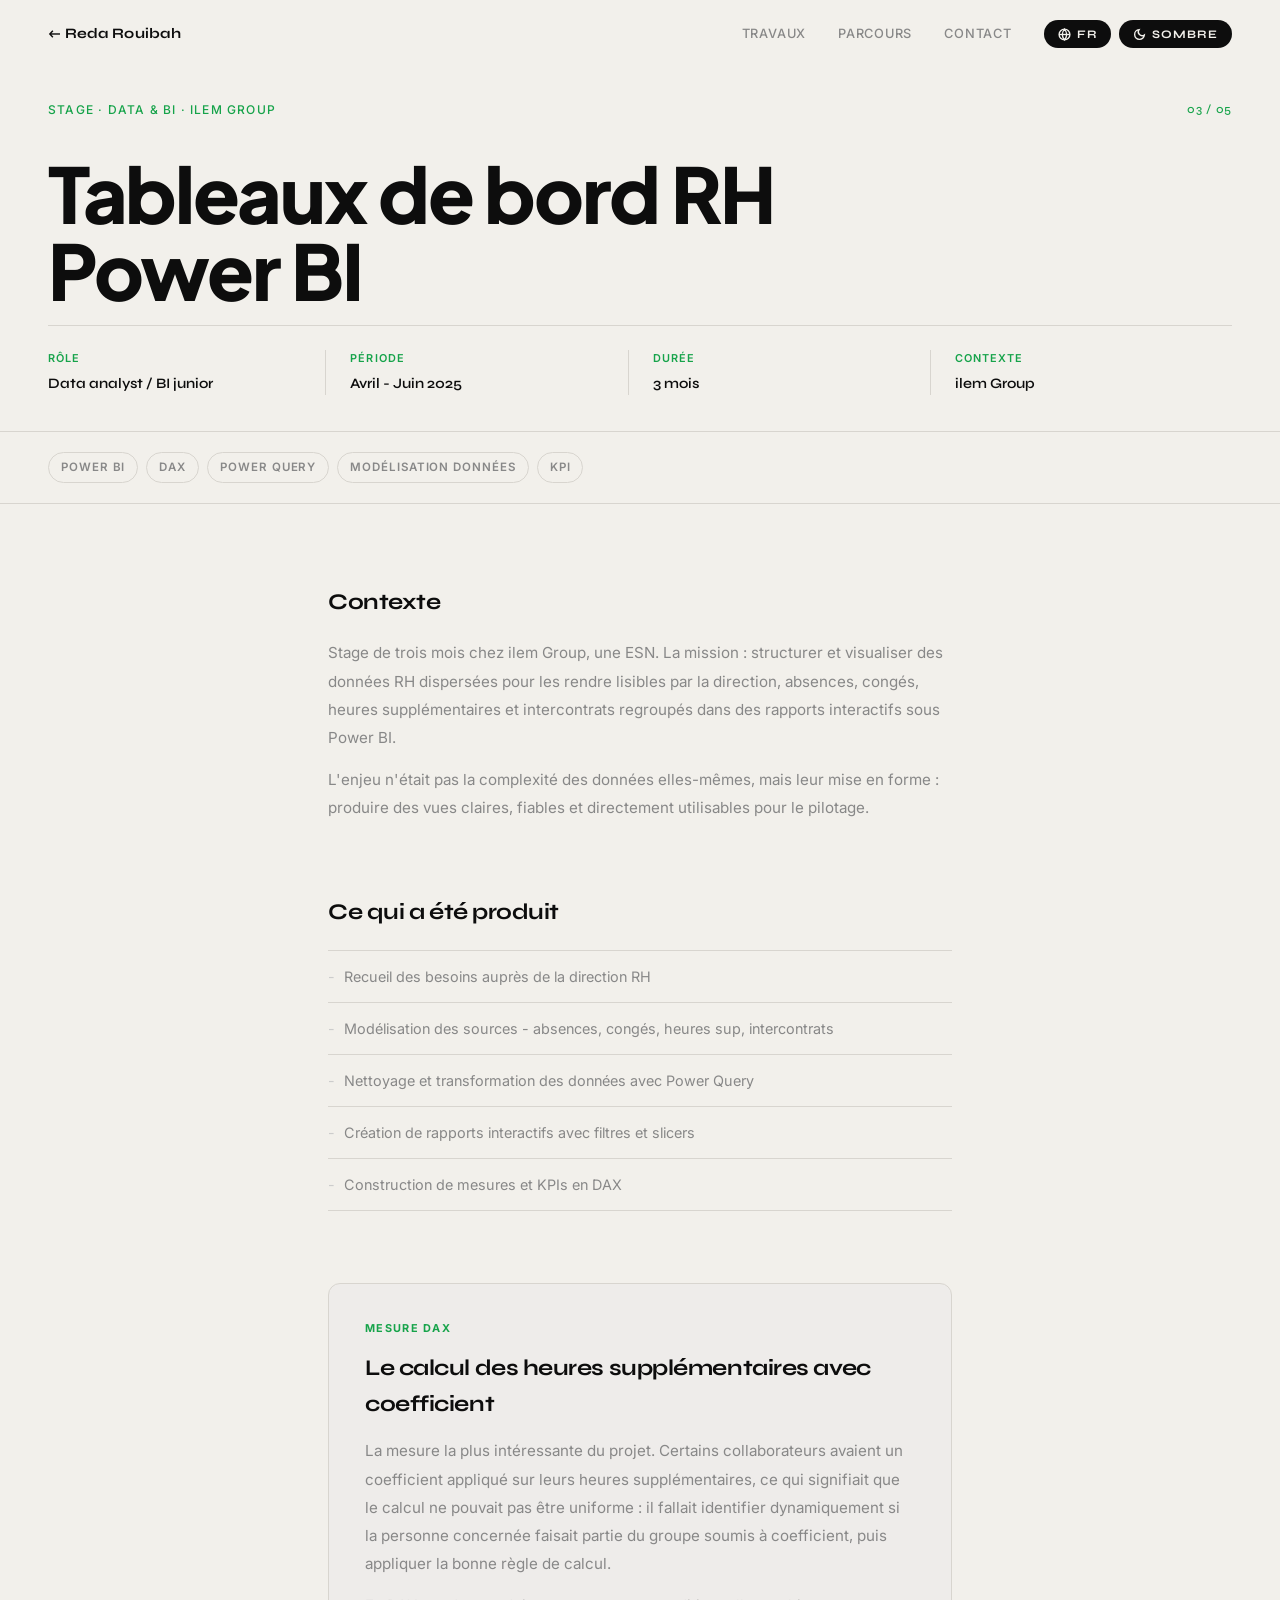
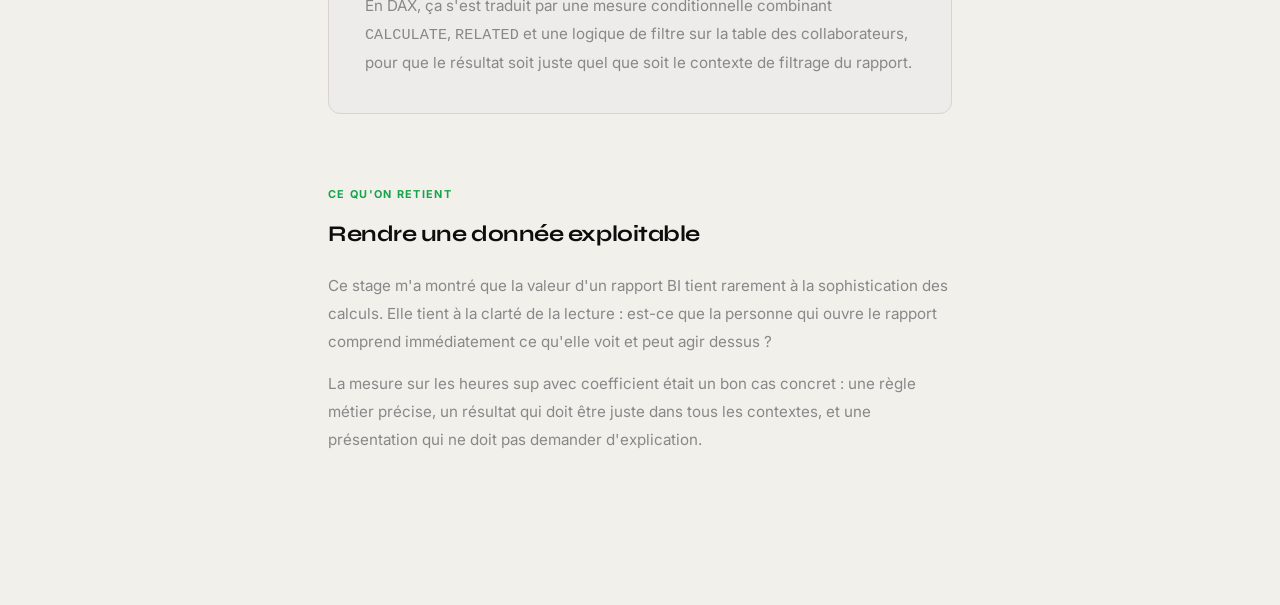
<file: projet-powerbi.html>
<!DOCTYPE html>
<html lang="fr" data-theme="light">
<head>
  <meta charset="UTF-8" />
  <meta name="viewport" content="width=device-width, initial-scale=1.0" />
  <title data-i18n="powerbi-page-title">Tableaux de bord RH Power BI - Reda Rouibah</title>
  <link rel="icon" href="favicon.svg" type="image/svg+xml" />
  <link rel="icon" href="favicon.png" type="image/png" />
  <link rel="preconnect" href="https://fonts.googleapis.com" />
  <link href="https://fonts.googleapis.com/css2?family=Syne:wght@400;500;600;700;800&family=Inter:wght@300;400;500&family=Plus+Jakarta+Sans:wght@700;800&display=swap" rel="stylesheet" />
  <link rel="stylesheet" href="style.css" />
  <link rel="stylesheet" href="projet.css" />
</head>
<body>

  <header id="header">
    <a class="logo" href="index.html">← Reda Rouibah</a>
    <nav>
      <a href="index.html#travaux" data-i18n="nav-travaux">Travaux</a>
      <a href="index.html#parcours" data-i18n="nav-parcours">Parcours</a>
      <a href="index.html#contact" data-i18n="nav-contact">Contact</a>
    </nav>
    <button id="langBtn" aria-label="Langue"></button>
    <button id="themeBtn" aria-label="Thème"></button>
  </header>

  <main>

    <section class="proj-hero">
      <div class="proj-hero-top">
        <span class="proj-kicker" data-i18n="powerbi-kicker">Stage · Data & BI · ilem Group</span>
        <span class="proj-index">03 / 05</span>
      </div>
      <h1 class="proj-title"><span>Tableaux de bord RH</span><span>Power BI</span></h1>
      <div class="proj-meta-strip">
        <div class="proj-meta-item">
          <span class="pm-label" data-i18n="pm-role">Rôle</span>
          <span class="pm-value" data-i18n="powerbi-meta-role">Data analyst / BI junior</span>
        </div>
        <div class="proj-meta-item">
          <span class="pm-label" data-i18n="pm-periode">Période</span>
          <span class="pm-value" data-i18n="powerbi-meta-periode">Avril - Juin 2025</span>
        </div>
        <div class="proj-meta-item">
          <span class="pm-label" data-i18n="pm-duree">Durée</span>
          <span class="pm-value" data-i18n="powerbi-meta-duree">3 mois</span>
        </div>
        <div class="proj-meta-item">
          <span class="pm-label" data-i18n="pm-contexte">Contexte</span>
          <span class="pm-value">ilem Group</span>
        </div>
      </div>
    </section>

    <div class="proj-stack-bar">
      <span>Power BI</span>
      <span>DAX</span>
      <span>Power Query</span>
      <span>Modélisation données</span>
      <span>KPI</span>
    </div>

    <div class="proj-body">

      <section class="proj-section reveal">
        <h2 data-i18n="powerbi-s1-h">Contexte</h2>
        <p data-i18n="powerbi-s1-p1">
          Stage de trois mois chez ilem Group, une ESN. La mission : structurer et visualiser
          des données RH dispersées pour les rendre lisibles par la direction, absences,
          congés, heures supplémentaires et intercontrats regroupés dans des rapports
          interactifs sous Power BI.
        </p>
        <p data-i18n="powerbi-s1-p2">
          L'enjeu n'était pas la complexité des données elles-mêmes, mais leur mise en forme :
          produire des vues claires, fiables et directement utilisables pour le pilotage.
        </p>
      </section>

      <section class="proj-section reveal">
        <h2 data-i18n="powerbi-s2-h">Ce qui a été produit</h2>
        <ul class="proj-list">
          <li data-i18n="powerbi-s2-li1">Recueil des besoins auprès de la direction RH</li>
          <li data-i18n="powerbi-s2-li2">Modélisation des sources - absences, congés, heures sup, intercontrats</li>
          <li data-i18n="powerbi-s2-li3">Nettoyage et transformation des données avec Power Query</li>
          <li data-i18n="powerbi-s2-li4">Création de rapports interactifs avec filtres et slicers</li>
          <li data-i18n="powerbi-s2-li5">Construction de mesures et KPIs en DAX</li>
        </ul>
      </section>

      <section class="proj-section proj-highlight reveal">
        <span class="highlight-label" data-i18n="powerbi-hl-label">Mesure DAX</span>
        <h2 data-i18n="powerbi-s3-h">Le calcul des heures supplémentaires avec coefficient</h2>
        <p data-i18n="powerbi-s3-p1">
          La mesure la plus intéressante du projet. Certains collaborateurs avaient un
          coefficient appliqué sur leurs heures supplémentaires, ce qui signifiait que
          le calcul ne pouvait pas être uniforme : il fallait identifier dynamiquement
          si la personne concernée faisait partie du groupe soumis à coefficient,
          puis appliquer la bonne règle de calcul.
        </p>
        <p data-i18n="powerbi-s3-p2">
          En DAX, ça s'est traduit par une mesure conditionnelle combinant
          <code>CALCULATE</code>, <code>RELATED</code> et une logique de filtre
          sur la table des collaborateurs, pour que le résultat soit juste
          quel que soit le contexte de filtrage du rapport.
        </p>
      </section>

      <section class="proj-section reveal">
        <span class="highlight-label" data-i18n="powerbi-s4-label">Ce qu'on retient</span>
        <h2 data-i18n="powerbi-s4-h">Rendre une donnée exploitable</h2>
        <p data-i18n="powerbi-s4-p1">
          Ce stage m'a montré que la valeur d'un rapport BI tient rarement
          à la sophistication des calculs. Elle tient à la clarté de la lecture :
          est-ce que la personne qui ouvre le rapport comprend immédiatement ce qu'elle voit
          et peut agir dessus ?
        </p>
        <p data-i18n="powerbi-s4-p2">
          La mesure sur les heures sup avec coefficient était un bon cas concret :
          une règle métier précise, un résultat qui doit être juste dans tous les contextes,
          et une présentation qui ne doit pas demander d'explication.
        </p>
      </section>

    </div>

    <nav class="proj-nav">
      <a href="projet-gainr.html" class="proj-nav-back" data-i18n="powerbi-nav-back">← Gainr</a>
      <a href="projet-ecommerce.html" class="proj-nav-next">
        <span class="pn-label" data-i18n="powerbi-pn-label">Projet suivant</span>
        <span class="pn-title" data-i18n="powerbi-pn-title">Plateforme e-commerce →</span>
      </a>
    </nav>

  </main>

  <script src="script.js"></script>
</body>
</html>
</file>
<file: style.css>
/* ===== RESET ===== */
*, *::before, *::after { box-sizing: border-box; margin: 0; padding: 0; }

/* ===== TOKENS ===== */
:root {
  --bg:     #f2f0eb;
  --ink:    #0d0d0d;
  --mid:    #888;
  --faint:  #ccc;
  --acc:    #0d0d0d;
  --acc-bg: #0d0d0d;
  --acc-fg: #f2f0eb;
  --border: 1px solid #d8d5cf;
  --green:  #16a34a; /* ← changer ici pour revenir en arrière : remplacer par var(--ink) */
}

[data-theme="dark"] {
  --bg:     #0d0d0d;
  --ink:    #f0ede6;
  --mid:    #666;
  --faint:  #333;
  --acc:    #f0ede6;
  --acc-bg: #f0ede6;
  --acc-fg: #0d0d0d;
  --border: 1px solid #1e1e1e;
  --green:  #22c55e;
}

html { scroll-behavior: smooth; }

body {
  font-family: 'Inter', sans-serif;
  background: var(--bg);
  color: var(--ink);
  font-size: 15px;
  line-height: 1.6;
  overflow-x: hidden;
  transition: background 0.4s, color 0.4s;
}

::-webkit-scrollbar { width: 3px; }
::-webkit-scrollbar-thumb { background: var(--faint); }

a { color: inherit; text-decoration: none; }

/* ===== HEADER ===== */
#header {
  position: fixed;
  top: 0; left: 0; right: 0; z-index: 100;
  display: flex;
  align-items: center;
  padding: 20px 48px;
  transition: background 0.3s, border-bottom 0.3s;
}

#header.scrolled {
  background: var(--bg);
  border-bottom: var(--border);
}

.logo {
  font-family: 'Syne', sans-serif;
  font-weight: 700;
  font-size: 0.9rem;
  letter-spacing: 0.02em;
  margin-right: auto;
}

#header nav {
  display: flex;
  gap: 32px;
}

#header nav a {
  font-size: 0.8rem;
  font-weight: 500;
  color: var(--mid);
  letter-spacing: 0.06em;
  text-transform: uppercase;
  transition: color 0.2s;
}

#header nav a:hover { color: var(--ink); }

#langBtn, #themeBtn {
  display: flex;
  align-items: center;
  gap: 6px;
  background: var(--ink);
  color: var(--bg);
  border: none;
  border-radius: 100px;
  padding: 7px 14px;
  cursor: pointer;
  font-family: 'Syne', sans-serif;
  font-size: 0.72rem;
  font-weight: 700;
  letter-spacing: 0.08em;
  text-transform: uppercase;
  transition: opacity 0.2s;
}

#langBtn { margin-left: 32px; }
#themeBtn { margin-left: 8px; }

#langBtn:hover, #themeBtn:hover { opacity: 0.7; }

/* ===== HERO ===== */
#top {
  min-height: 100svh;
  display: flex;
  flex-direction: column;
  justify-content: space-between;
  padding: 120px 48px 180px;
  background-image: radial-gradient(circle, var(--faint) 1px, transparent 1px);
  background-size: 28px 28px;
  -webkit-mask-image: linear-gradient(to bottom, black 55%, transparent 90%);
  mask-image: linear-gradient(to bottom, black 55%, transparent 90%);
}

.hero-top {
  display: flex;
  justify-content: space-between;
  align-items: flex-start;
}

.hero-tag {
  font-size: 0.75rem;
  font-weight: 500;
  color: var(--mid);
  letter-spacing: 0.1em;
  text-transform: uppercase;
}

.hero-status {
  display: flex;
  align-items: center;
  gap: 7px;
  font-size: 0.75rem;
  font-weight: 500;
  color: var(--mid);
  letter-spacing: 0.06em;
  text-transform: uppercase;
}

.dot {
  width: 7px; height: 7px;
  border-radius: 50%;
  background: var(--green);
  animation: blink 2.5s infinite;
}

@keyframes blink {
  0%, 100% { opacity: 1; }
  50% { opacity: 0.3; }
}

/* Two-column split */
.hero-split {
  display: grid;
  grid-template-columns: 1fr 1fr;
  gap: 48px;
  align-items: end;
}

.hero-left {
  display: flex;
  align-items: flex-end;
}

.hero-right {
  display: flex;
  flex-direction: column;
  gap: 24px;
  padding-bottom: 4px;
}

/* Hero badge */
.hero-badge {
  display: inline-flex;
  align-items: center;
  gap: 8px;
  border: 1px solid rgba(22, 163, 74, 0.25);
  background: rgba(22, 163, 74, 0.07);
  color: var(--green);
  padding: 7px 14px;
  border-radius: 100px;
  font-size: 0.78rem;
  font-weight: 500;
  letter-spacing: 0.04em;
  align-self: flex-start;
}

/* The big name */
.hero-name {
  display: flex;
  flex-direction: column;
  font-family: 'Plus Jakarta Sans', sans-serif;
  font-weight: 800;
  font-size: clamp(3rem, calc((50vw - 72px) / 4), 7rem);
  line-height: 1.0;
  letter-spacing: -0.03em;
  user-select: none;
  padding: 0;
  margin: 0;
  overflow: visible;
}

.hero-name span {
  display: block;
  position: relative;
  transition: color 0.3s;
}


.hero-desc {
  font-size: 0.9rem;
  color: var(--mid);
  line-height: 1.7;
}

/* Stack tags in hero */
.hero-stack {
  display: flex;
  flex-wrap: wrap;
  gap: 8px;
}

.hero-stack span {
  font-size: 0.72rem;
  font-weight: 600;
  font-family: 'Syne', sans-serif;
  letter-spacing: 0.08em;
  text-transform: uppercase;
  color: var(--mid);
  border: 1px solid var(--faint);
  padding: 5px 10px;
  border-radius: 4px;
}

.hero-cta {
  font-family: 'Syne', sans-serif;
  font-size: 0.85rem;
  font-weight: 700;
  letter-spacing: 0.06em;
  text-transform: uppercase;
  color: var(--ink);
  border-bottom: 1.5px solid var(--ink);
  padding-bottom: 2px;
  transition: opacity 0.2s;
  align-self: flex-start;
}

.hero-cta:hover { opacity: 0.5; }

/* ===== CHIPS ===== */
.chips-wrap {
  border-top: var(--border);
  border-bottom: var(--border);
  padding: 16px 48px;
  background: var(--bg);
}

.chips-list {
  display: flex;
  flex-wrap: wrap;
  gap: 8px;
}

.chip {
  font-size: 0.75rem;
  font-weight: 600;
  letter-spacing: 0.07em;
  text-transform: uppercase;
  padding: 7px 16px;
  border-radius: 100px;
  cursor: default;
  transition: all 0.2s;
}

.chip-primary {
  background: rgba(22, 163, 74, 0.08);
  border: 1px solid rgba(22, 163, 74, 0.25);
  color: var(--green);
}

.chip-secondary {
  background: transparent;
  border: var(--border);
  color: var(--mid);
}

/* ===== SECTION HEAD ===== */
.section-head {
  display: flex;
  justify-content: space-between;
  align-items: center;
  padding: 20px 48px;
  border-bottom: var(--border);
}

.label {
  font-size: 0.72rem;
  font-weight: 600;
  letter-spacing: 0.12em;
  text-transform: uppercase;
  color: var(--green);
}

/* ===== WORK ROWS ===== */
#travaux { border-bottom: var(--border); }

.work-row {
  display: grid;
  grid-template-columns: 56px 1fr auto auto 48px;
  gap: 0 40px;
  align-items: center;
  padding: 32px 48px;
  border-bottom: var(--border);
  cursor: pointer;
  transition: background 0.25s, color 0.25s;
  position: relative;
  overflow: hidden;
}

.work-row:hover {
  background: var(--acc-bg);
  color: var(--acc-fg);
}

.work-row:hover .wr-tags span,
.work-row:hover .wr-year,
.work-row:hover .wr-num,
.work-row:hover p {
  color: var(--acc-fg);
  border-color: rgba(255,255,255,0.2);
  opacity: 0.7;
}

.work-row:hover .wr-arrow { opacity: 1; transform: none; color: var(--green); }

.wr-num {
  font-family: 'Syne', sans-serif;
  font-size: 0.75rem;
  font-weight: 700;
  color: var(--green);
  transition: color 0.25s;
}

.wr-info h2 {
  font-family: 'Syne', sans-serif;
  font-size: clamp(1.1rem, 2vw, 1.5rem);
  font-weight: 700;
  letter-spacing: -0.02em;
  margin-bottom: 4px;
}

.wr-info p {
  font-size: 0.82rem;
  color: var(--mid);
  line-height: 1.5;
  transition: color 0.25s;
}

.wr-tags {
  display: flex;
  flex-direction: column;
  gap: 4px;
  align-items: flex-end;
}

.wr-tags span {
  font-size: 0.7rem;
  font-weight: 500;
  letter-spacing: 0.06em;
  text-transform: uppercase;
  color: var(--mid);
  border: var(--border);
  padding: 3px 9px;
  border-radius: 100px;
  transition: color 0.25s, border-color 0.25s;
}

.wr-year {
  font-size: 0.75rem;
  color: var(--mid);
  font-weight: 500;
  transition: color 0.25s;
  text-align: right;
}

.wr-arrow {
  font-size: 1.3rem;
  opacity: 0;
  transform: translateY(4px) translateX(-4px);
  transition: all 0.25s;
}

/* ===== PARCOURS ===== */
#parcours { padding-bottom: 80px; }

.parcours-grid {
  display: grid;
  grid-template-columns: 1fr 1fr;
  gap: 0;
  max-width: 1100px;
  margin: 0 auto;
  padding: 0 48px;
}

.p-item {
  padding: 40px 0 40px 0;
  border-bottom: var(--border);
  display: grid;
  grid-template-columns: 120px 1fr 80px;
  gap: 24px;
  align-items: start;
}

.p-item:nth-child(odd) { padding-right: 48px; border-right: var(--border); }
.p-item:nth-child(even) { padding-left: 48px; }

.p-date {
  font-family: 'Syne', sans-serif;
  font-size: 0.72rem;
  font-weight: 700;
  color: var(--mid);
  letter-spacing: 0.06em;
  padding-top: 3px;
}

.p-body h3 {
  font-family: 'Syne', sans-serif;
  font-size: 1rem;
  font-weight: 700;
  margin-bottom: 8px;
  letter-spacing: -0.01em;
}

.p-body p {
  font-size: 0.83rem;
  color: var(--mid);
  line-height: 1.7;
}

.p-type {
  font-size: 0.68rem;
  font-weight: 600;
  letter-spacing: 0.1em;
  text-transform: uppercase;
  color: var(--mid);
  text-align: right;
  padding-top: 3px;
}

/* ===== CONTACT ===== */
#contact {
  border-top: var(--border);
  padding: 80px 48px 0;
}

.contact-inner {
  padding-bottom: 80px;
}

.contact-pre {
  font-size: 0.8rem;
  color: var(--mid);
  text-transform: uppercase;
  letter-spacing: 0.12em;
  margin-bottom: 16px;
  font-weight: 500;
}

.contact-big {
  font-family: 'Syne', sans-serif;
  font-size: clamp(3rem, 8vw, 7rem);
  font-weight: 800;
  letter-spacing: -0.04em;
  line-height: 0.9;
  margin-bottom: 56px;
}

.contact-links {
  display: flex;
  gap: 0;
  flex-direction: column;
  max-width: 480px;
  border-top: var(--border);
}

.contact-links a {
  display: flex;
  justify-content: space-between;
  align-items: center;
  padding: 18px 0;
  border-bottom: var(--border);
  font-size: 0.9rem;
  font-weight: 500;
  color: var(--mid);
  transition: color 0.2s, padding-left 0.2s;
}

.contact-links a:hover { color: var(--green); padding-left: 10px; }

footer {
  border-top: var(--border);
  display: flex;
  justify-content: space-between;
  padding: 20px 0;
  font-size: 0.72rem;
  color: var(--mid);
  letter-spacing: 0.06em;
}

/* ===== REDUCED MOTION ===== */
@media (prefers-reduced-motion: reduce) {
  .dot { animation: none; }
  .reveal { transition: none; }
}

/* ===== REVEAL ===== */
.reveal { opacity: 0; transform: translateY(20px); transition: opacity 0.6s ease, transform 0.6s ease; }
.reveal.visible { opacity: 1; transform: none; }
.parcours-grid .reveal:nth-child(2) { transition-delay: 0.1s; }
.parcours-grid .reveal:nth-child(3) { transition-delay: 0.15s; }
.parcours-grid .reveal:nth-child(4) { transition-delay: 0.2s; }

/* ===== RESPONSIVE ===== */

/* --- Tablet --- */
@media (max-width: 768px) {
  /* Header */
  #header { padding: 16px 24px; }
  #header.scrolled { padding: 14px 24px; }
  #header nav { display: none; }
  #langBtn { margin-left: auto; }
  #themeBtn { margin-left: 8px; }

  /* Hero */
  #top { padding: 88px 24px 80px; }
  .hero-tag { display: none; }
  .hero-split { grid-template-columns: 1fr; gap: 32px; }
  .hero-name { font-size: clamp(3rem, calc((100vw - 48px) / 5), 8rem); }
  .hero-stack { display: none; }

  /* Chips */
  .chips-wrap { padding: 14px 24px; }

  /* Section head */
  .section-head { padding: 16px 24px; }

  /* Work rows */
  .work-row {
    grid-template-columns: 36px 1fr;
    padding: 20px 24px;
    gap: 4px 14px;
  }
  .wr-info { grid-column: 2; grid-row: 1; }
  .wr-tags {
    grid-column: 2;
    grid-row: 2;
    flex-direction: row;
    flex-wrap: wrap;
    align-items: flex-start;
    margin-top: 6px;
  }
  .wr-year,
  .wr-arrow { display: none; }

  /* Parcours */
  .parcours-grid { grid-template-columns: 1fr; padding: 0 24px; }
  .p-item { grid-template-columns: 88px 1fr; gap: 0 20px; }
  .p-item:nth-child(odd) { padding-right: 0; border-right: none; }
  .p-item:nth-child(even) { padding-left: 0; }
  .p-type { display: none; }

  /* Contact */
  #contact { padding: 60px 24px 0; }
  .contact-big { font-size: clamp(2.5rem, 10vw, 5rem); }
}

/* --- Mobile --- */
@media (max-width: 480px) {
  #header { padding: 14px 16px; }
  #top { padding: 80px 16px 64px; }
  .section-head { padding: 14px 16px; }

  .hero-name { font-size: clamp(2.4rem, calc((100vw - 32px) / 5), 7rem); }
  .hero-status { display: none; }

  .work-row { padding: 18px 16px; gap: 4px 12px; }

  .parcours-grid { padding: 0 16px; }
  .p-item { grid-template-columns: 1fr; gap: 8px; padding: 24px 0; }
  .p-date { padding-top: 0; }

  .chips-wrap { padding: 12px 16px; }
  #contact { padding: 48px 16px 0; }
  .contact-big { font-size: clamp(2.2rem, 12vw, 4rem); }
  footer { flex-direction: column; gap: 6px; padding: 20px 0; }
}
</file>
<file: projet.css>
/* ===== PAGE PROJET - styles spécifiques ===== */

/* Hero projet */
.proj-hero {
  display: flex;
  flex-direction: column;
  justify-content: space-between;
  padding: 100px 48px 36px;
  border-bottom: var(--border);
}

.proj-hero-top {
  display: flex;
  justify-content: space-between;
  align-items: flex-start;
  margin-bottom: 20px;
}

.proj-kicker {
  font-size: 0.75rem;
  font-weight: 500;
  color: var(--green);
  text-transform: uppercase;
  letter-spacing: 0.1em;
}

.proj-index {
  font-size: 0.75rem;
  font-weight: 500;
  color: var(--green);
  font-family: 'Syne', sans-serif;
  letter-spacing: 0.06em;
}

.proj-title {
  font-family: 'Plus Jakarta Sans', sans-serif;
  font-weight: 800;
  font-size: clamp(2rem, calc((100vw - 96px) / 11), 4.8rem);
  line-height: 1.0;
  letter-spacing: -0.03em;
  display: flex;
  flex-direction: column;
  padding: 16px 0;
}

.proj-title span {
  display: block;
}

/* Bandes meta */
.proj-meta-strip {
  display: flex;
  gap: 0;
  border-top: var(--border);
  padding-top: 24px;
}

.proj-meta-item {
  flex: 1;
  display: flex;
  flex-direction: column;
  gap: 5px;
  padding-right: 24px;
  border-right: var(--border);
  margin-right: 24px;
}

.proj-meta-item:last-child {
  border-right: none;
  margin-right: 0;
}

.pm-label {
  font-size: 0.68rem;
  font-weight: 600;
  text-transform: uppercase;
  letter-spacing: 0.1em;
  color: var(--green);
}

.pm-value {
  font-family: 'Syne', sans-serif;
  font-size: 0.9rem;
  font-weight: 600;
  color: var(--ink);
}

.pm-live {
  display: flex;
  align-items: center;
  gap: 7px;
  color: #22c55e;
}

.pm-link {
  color: var(--ink);
  text-decoration: none;
  border-bottom: 1px solid var(--border);
  padding-bottom: 1px;
  transition: border-color 0.2s, color 0.2s;
  font-family: 'Syne', sans-serif;
  font-size: 0.9rem;
  font-weight: 600;
}

.pm-link:hover { border-color: var(--ink); }

/* Stack bar */
.proj-stack-bar {
  display: flex;
  flex-wrap: wrap;
  gap: 8px;
  padding: 20px 48px;
  border-bottom: var(--border);
}

.proj-stack-bar span {
  font-size: 0.72rem;
  font-weight: 600;
  text-transform: uppercase;
  letter-spacing: 0.08em;
  color: var(--mid);
  border: var(--border);
  padding: 5px 12px;
  border-radius: 100px;
  transition: color 0.2s, border-color 0.2s;
}

.proj-stack-bar span:hover {
  color: var(--ink);
  border-color: var(--ink);
}

/* Corps */
.proj-body {
  max-width: 720px;
  margin: 0 auto;
  padding: 80px 48px;
}

.proj-section {
  margin-bottom: 72px;
}

.proj-section h2 {
  font-family: 'Syne', sans-serif;
  font-size: 1.4rem;
  font-weight: 700;
  letter-spacing: -0.02em;
  margin-bottom: 20px;
}

.proj-section p {
  font-size: 0.95rem;
  color: var(--mid);
  line-height: 1.85;
  margin-bottom: 14px;
}

.proj-section p:last-child { margin-bottom: 0; }

.proj-list {
  list-style: none;
  display: flex;
  flex-direction: column;
  gap: 0;
  border-top: var(--border);
}

.proj-list li {
  font-size: 0.9rem;
  color: var(--mid);
  padding: 14px 0;
  border-bottom: var(--border);
  padding-left: 16px;
  position: relative;
}

.proj-list li::before {
  content: '-';
  position: absolute;
  left: 0;
  color: var(--faint);
}

/* Highlight block */
.proj-highlight {
  background: var(--bg-alt, var(--bg));
  border: var(--border);
  border-radius: 12px;
  padding: 36px;
  margin-bottom: 72px;
}

[data-theme="light"] .proj-highlight { background: #eeecea; }
[data-theme="dark"]  .proj-highlight { background: #161616; }

.highlight-label {
  display: block;
  font-size: 0.68rem;
  font-weight: 700;
  text-transform: uppercase;
  letter-spacing: 0.12em;
  color: var(--green);
  margin-bottom: 12px;
}

.proj-highlight h2 { margin-bottom: 16px; }

/* Navigation flottante */
.proj-nav {
  position: fixed;
  top: 0;
  left: 0;
  right: 0;
  bottom: 0;
  pointer-events: none;
  z-index: 50;
}

.proj-nav-back,
.proj-nav-next {
  position: absolute;
  top: 50%;
  transform: translateY(-50%);
  pointer-events: auto;
  padding: 10px 14px;
  background: var(--bg);
  border: var(--border);
  border-radius: 8px;
  white-space: nowrap;
  opacity: 0;
  transition: opacity 0.3s;
  text-decoration: none;
}

.proj-nav.visible .proj-nav-back,
.proj-nav.visible .proj-nav-next { opacity: 0.45; }

.proj-nav.visible .proj-nav-back:hover,
.proj-nav.visible .proj-nav-next:hover { opacity: 1; }

.proj-nav-back {
  left: 16px;
  font-size: 0.72rem;
  font-weight: 600;
  color: var(--mid);
  text-transform: uppercase;
  letter-spacing: 0.08em;
  transition: opacity 0.3s, color 0.2s;
}

.proj-nav-back:hover { color: var(--ink); }

.proj-nav-next {
  right: 16px;
  display: flex;
  flex-direction: column;
  align-items: flex-end;
  gap: 2px;
}

.pn-label { display: none; }

.pn-title {
  font-family: 'Syne', sans-serif;
  font-size: 0.72rem;
  font-weight: 700;
  color: var(--ink);
  text-transform: uppercase;
  letter-spacing: 0.08em;
}

/* ===== RESPONSIVE ===== */
@media (max-width: 768px) {
  .proj-hero { padding: 80px 24px 28px; }
  .proj-stack-bar { padding: 16px 24px; }
  .proj-body { padding: 56px 24px; }
  .proj-nav {
    position: static;
    display: flex;
    justify-content: space-between;
    align-items: center;
    padding: 24px;
    border-top: var(--border);
    flex-direction: column;
    align-items: flex-start;
    gap: 24px;
  }
  .proj-nav-back,
  .proj-nav-next {
    position: static;
    transform: none;
    writing-mode: horizontal-tb;
    background: none;
    border: none;
    padding: 0;
    border-radius: 0;
    opacity: 1;
  }
  .proj-nav-next {
    display: flex;
    flex-direction: column;
    align-items: flex-start;
    gap: 4px;
  }
  .proj-nav-back {
    font-size: 0.82rem;
    letter-spacing: 0.08em;
  }
  .pn-label { display: block; }
  .pn-title { font-size: 1rem; text-transform: none; letter-spacing: normal; }

  .proj-meta-strip {
    flex-wrap: wrap;
    gap: 20px;
  }
  .proj-meta-item {
    flex: 0 0 calc(50% - 12px);
    border-right: none;
    margin-right: 0;
    padding-right: 0;
    border-bottom: var(--border);
    padding-bottom: 16px;
  }
  .proj-meta-item:nth-child(3),
  .proj-meta-item:nth-child(4) { border-bottom: none; }
}

@media (max-width: 480px) {
  .proj-hero { padding: 72px 16px 24px; }
  .proj-stack-bar { padding: 14px 16px; }
  .proj-body { padding: 40px 16px; }
  .proj-nav { padding: 20px 16px; border-top: var(--border); }
  .proj-meta-item { flex: 0 0 100%; }
  .proj-meta-item:nth-child(3) { border-bottom: var(--border); padding-bottom: 16px; }
}
</file>
